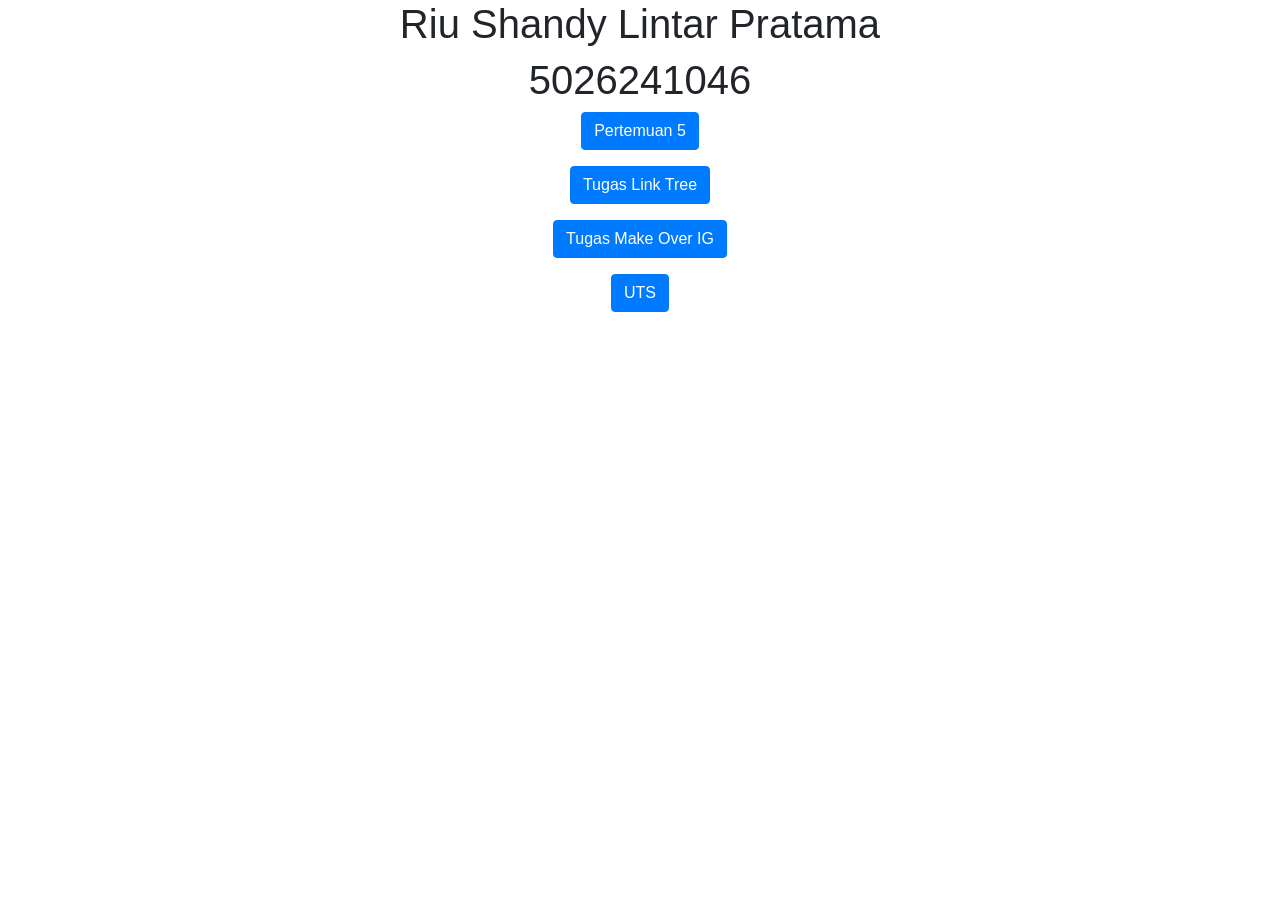
<file: index.html>
<!DOCTYPE html>
<html lang="en">

<head>
    <title>5026241046.</title>
    <meta charset="utf-8">
    <meta name="viewport" content="width=device-width, initial-scale=1">
    <link rel="stylesheet" href="https://cdn.jsdelivr.net/npm/bootstrap@4.6.2/dist/css/bootstrap.min.css">
    <script src="https://cdn.jsdelivr.net/npm/jquery@3.7.1/dist/jquery.slim.min.js"></script>
    <script src="https://cdn.jsdelivr.net/npm/popper.js@1.16.1/dist/umd/popper.min.js"></script>
    <script src="https://cdn.jsdelivr.net/npm/bootstrap@4.6.2/dist/js/bootstrap.bundle.min.js"></script>
</head>

<body>

    <div class="container">
        <center>
            <h1>Riu Shandy Lintar Pratama</h1>
            <h1>5026241046</h1>
            <p><a href="pertemuan5.html" target="_blank"><button class="btn btn-primary">Pertemuan 5</button></a></p>
            <p></p><a href="linktree.html" target="_blank"><button class="btn btn-primary">Tugas Link Tree</button></a></p>
            <p></p><a href="tugas_ets.html" target="_blank"><button class="btn btn-primary">Tugas Make Over IG</button></a></p>
            <p></p><a href="5026241046.html" target="_blank"><button class="btn btn-primary">UTS</button></a><br></p>
        </center>
    
    </div>
</body>

</html>
</file>
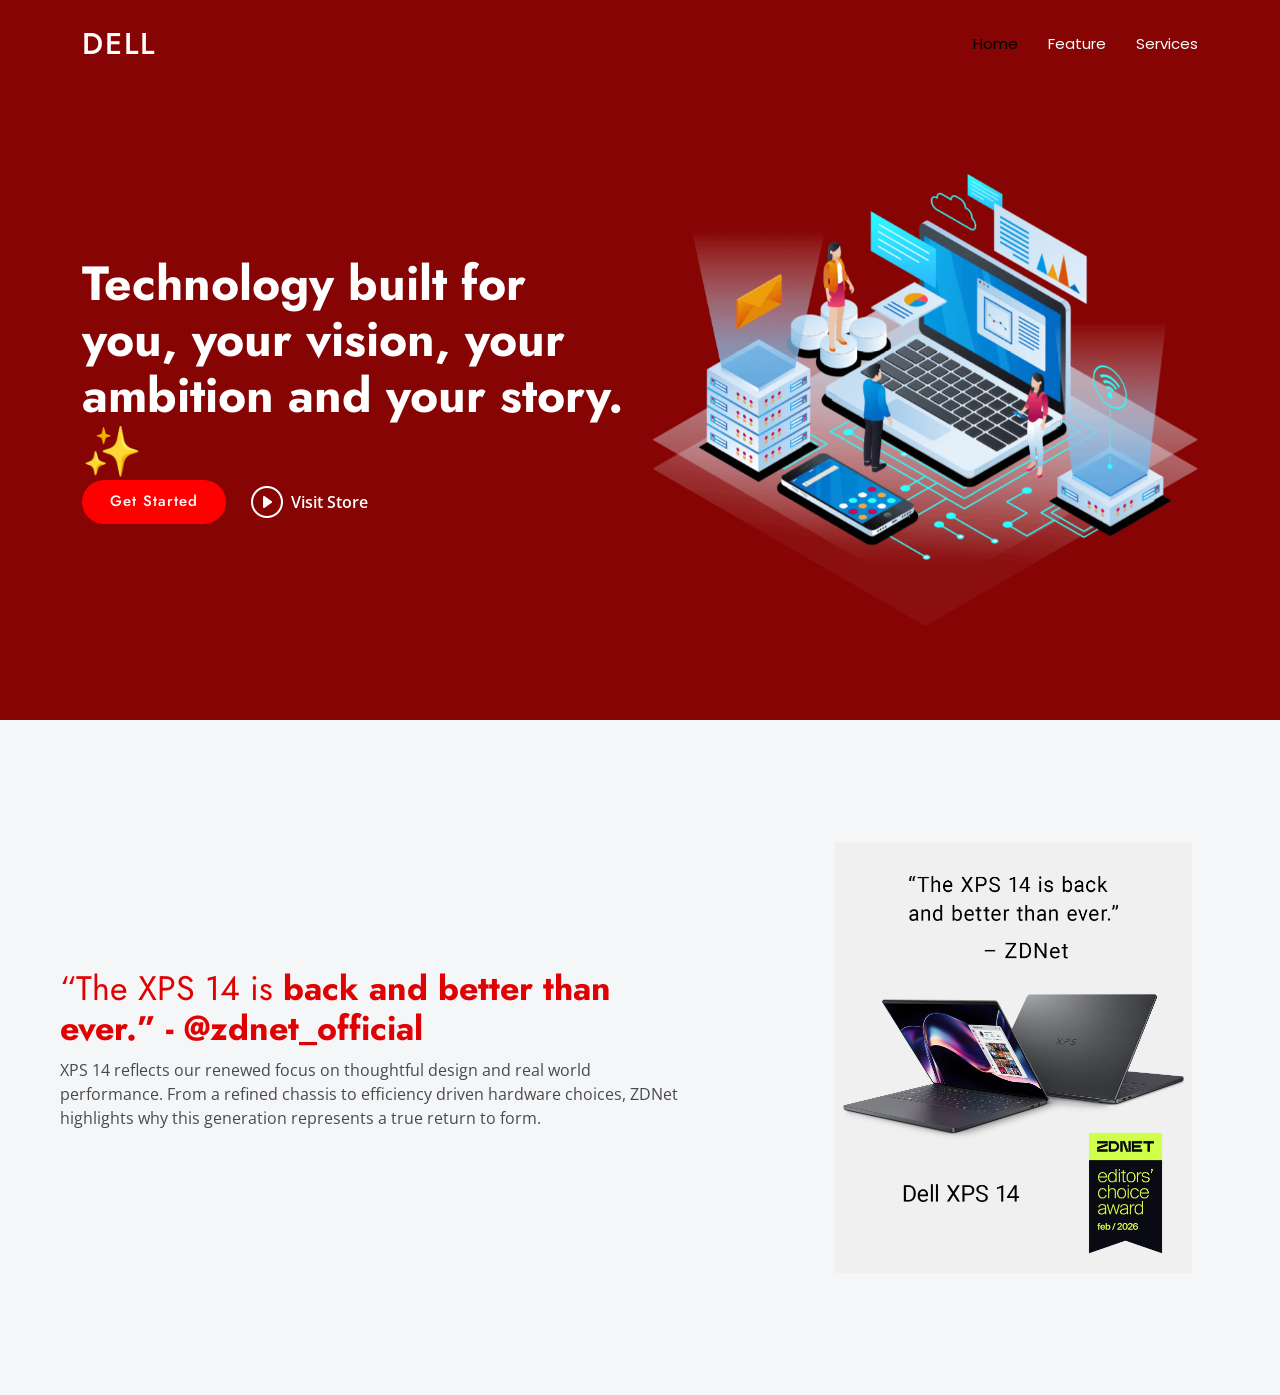
<file: pertemuan5.html>
<!DOCTYPE html>
<html lang="en">

<head>
    <meta charset="utf-8">
    <meta content="width=device-width, initial-scale=1.0" name="viewport">
    <title>DELL</title>
    <meta name="description" content="">
    <meta name="keywords" content="">

    <!-- Favicons -->
    <link href="assets/img/favicon.png" rel="icon">
    <link href="assets/img/apple-touch-icon.png" rel="apple-touch-icon">

    <!-- Fonts -->
    <link href="https://fonts.googleapis.com" rel="preconnect">
    <link href="https://fonts.gstatic.com" rel="preconnect" crossorigin>
    <link
        href="https://fonts.googleapis.com/css2?family=Open+Sans:ital,wght@0,300;0,400;0,500;0,600;0,700;0,800;1,300;1,400;1,500;1,600;1,700;1,800&family=Poppins:ital,wght@0,100;0,200;0,300;0,400;0,500;0,600;0,700;0,800;0,900;1,100;1,200;1,300;1,400;1,500;1,600;1,700;1,800;1,900&family=Jost:ital,wght@0,100;0,200;0,300;0,400;0,500;0,600;0,700;0,800;0,900;1,100;1,200;1,300;1,400;1,500;1,600;1,700;1,800;1,900&display=swap"
        rel="stylesheet">

    <!-- Vendor CSS Files -->
    <link href="assets/vendor/bootstrap/css/bootstrap.min.css" rel="stylesheet">
    <link href="assets/vendor/bootstrap-icons/bootstrap-icons.css" rel="stylesheet">
    <link href="assets/vendor/aos/aos.css" rel="stylesheet">
    <link href="assets/vendor/glightbox/css/glightbox.min.css" rel="stylesheet">
    <link href="assets/vendor/swiper/swiper-bundle.min.css" rel="stylesheet">

    <!-- Main CSS File -->
    <link href="assets/css/main.css" rel="stylesheet">

    <!-- =======================================================
  * Template Name: Arsha
  * Template URL: https://bootstrapmade.com/arsha-free-bootstrap-html-template-corporate/
  * Updated: Feb 22 2025 with Bootstrap v5.3.3
  * Author: BootstrapMade.com
  * License: https://bootstrapmade.com/license/
  ======================================================== -->
</head>

<body class="index-page">

    <header id="header" class="header d-flex align-items-center fixed-top">
        <div class="container-fluid container-xl position-relative d-flex align-items-center">

            <a href="index.html" class="logo d-flex align-items-center me-auto">
                <!-- Uncomment the line below if you also wish to use an image logo -->
                <!-- <img src="assets/img/logo.webp" alt=""> -->
                <h1 class="sitename">DELL</h1>
            </a>

            <nav id="navmenu" class="navmenu">
                <ul>
                    <li><a href="#hero" class="active">Home</a></li>
                    <li><a href="#why-us">Feature</a></li>
                    <li><a href="#services">Services</a></li>
                </ul>
                <i class="mobile-nav-toggle d-xl-none bi bi-list"></i>
            </nav>

        </div>
    </header>

    <main class="main">
        <!-- Hero Section -->
        <section id="hero" class="hero section dark-background">

            <div class="container">
                <div class="row gy-4">
                    <div class="col-lg-6 order-2 order-lg-1 d-flex flex-column justify-content-center"
                        data-aos="zoom-out">
                        <h1>Technology built for you, your vision, your ambition and your story. ✨</h1>
                        <div class="d-flex">
                            <a href="#about" class="btn-get-started">Get Started</a>
                            <a href="visitstore.bio/dell?tab=ig"
                                class="glightbox btn-watch-video d-flex align-items-center"><i
                                    class="bi bi-play-circle"></i><span>Visit Store</span></a>
                        </div>
                    </div>
                    <div class="col-lg-6 order-1 order-lg-2 hero-img" data-aos="zoom-out" data-aos-delay="200">
                        <img src="assets/img/hero-img.png" class="img-fluid animated" alt="">
                    </div>
                </div>
            </div>

        </section><!-- /Hero Section -->

        <!-- Why Us Section -->
        <section id="why-us" class="section why-us light-background" data-builder="section">

            <div class="container-fluid">

                <div class="row gy-4">

                    <div class="col-lg-7 d-flex flex-column justify-content-center order-2 order-lg-1">

                        <div class="content px-xl-5" data-aos="fade-up" data-aos-delay="100">
                            <h3><span>“The XPS 14 is  </span><strong>back and better than ever.” - @zdnet_official</strong></h3>
                            <p>
XPS 14 reflects our renewed focus on thoughtful design and real world performance. From a refined chassis to efficiency driven hardware choices, ZDNet highlights why this generation represents a true return to form.

                            </p>
                        </div>

                    </div>

                    <div class="col-lg-5 order-1 order-lg-2 why-us-img">
                        <img src="assets/img/laptop.png" class="img-fluid" alt="" data-aos="zoom-in"
                            data-aos-delay="100">
                    </div>
                </div>

            </div>

        </section><!-- /Why Us Section -->

    </main>

    <!-- Scroll Top -->
    <a href="#" id="scroll-top" class="scroll-top d-flex align-items-center justify-content-center"><i
            class="bi bi-arrow-up-short"></i></a>

    <!-- Preloader -->
    <div id="preloader"></div>

    <!-- Vendor JS Files -->
    <script src="assets/vendor/bootstrap/js/bootstrap.bundle.min.js"></script>
    <script src="assets/vendor/php-email-form/validate.js"></script>
    <script src="assets/vendor/aos/aos.js"></script>
    <script src="assets/vendor/glightbox/js/glightbox.min.js"></script>
    <script src="assets/vendor/swiper/swiper-bundle.min.js"></script>
    <script src="assets/vendor/waypoints/noframework.waypoints.js"></script>
    <script src="assets/vendor/imagesloaded/imagesloaded.pkgd.min.js"></script>
    <script src="assets/vendor/isotope-layout/isotope.pkgd.min.js"></script>

    <!-- Main JS File -->
    <script src="assets/js/main.js"></script>

</body>

</html>
</file>
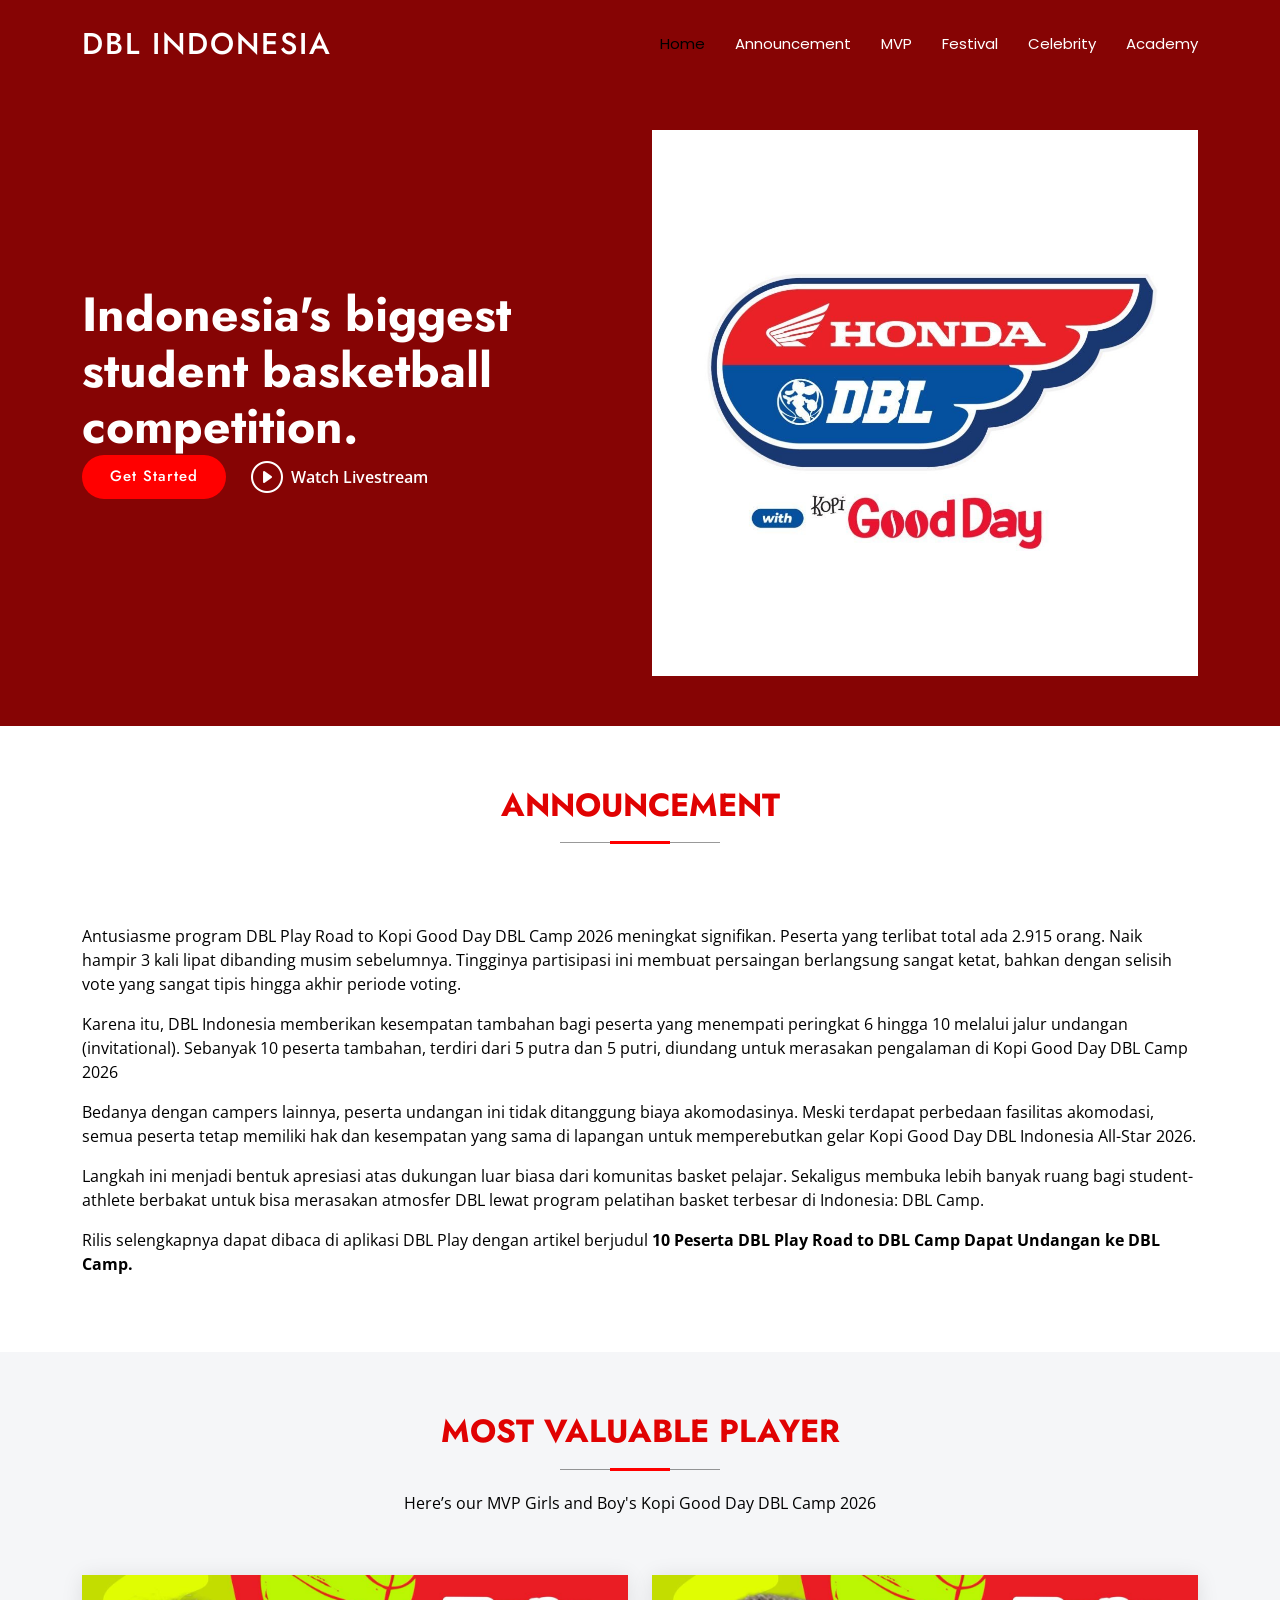
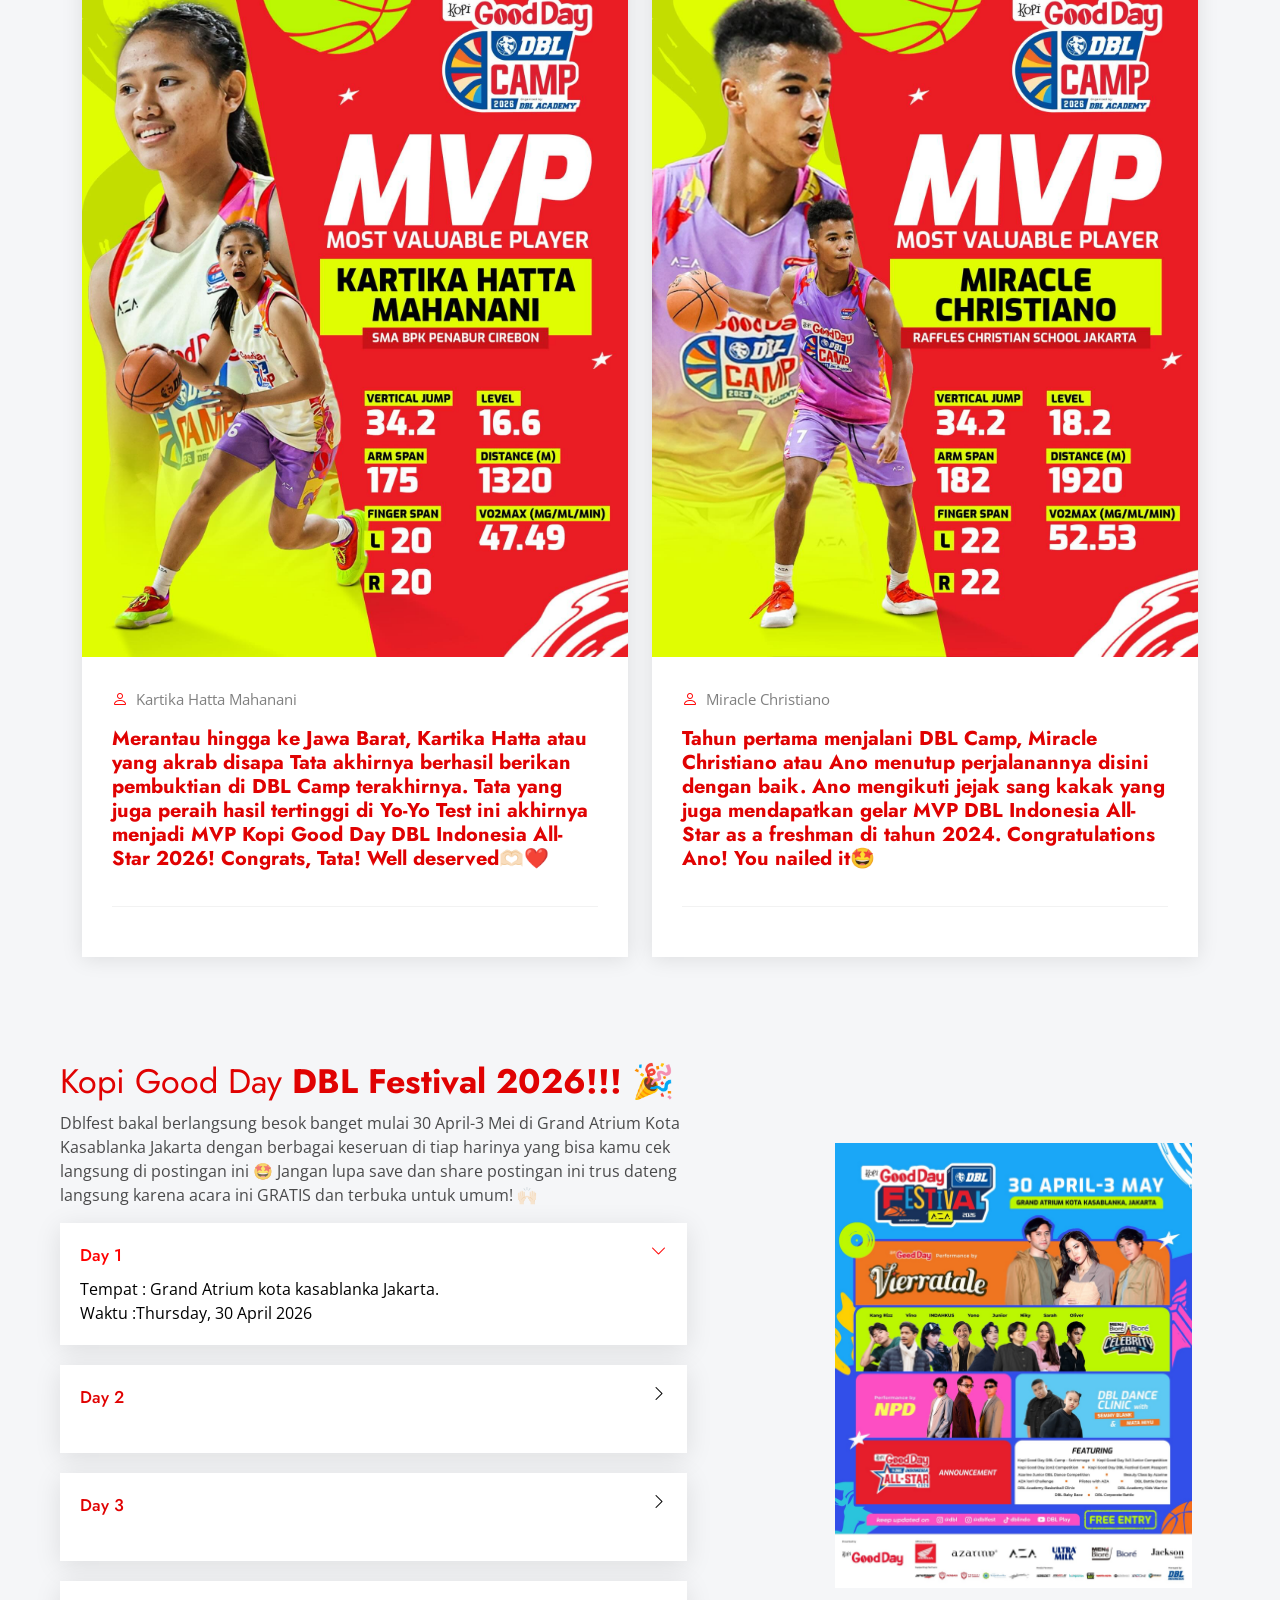
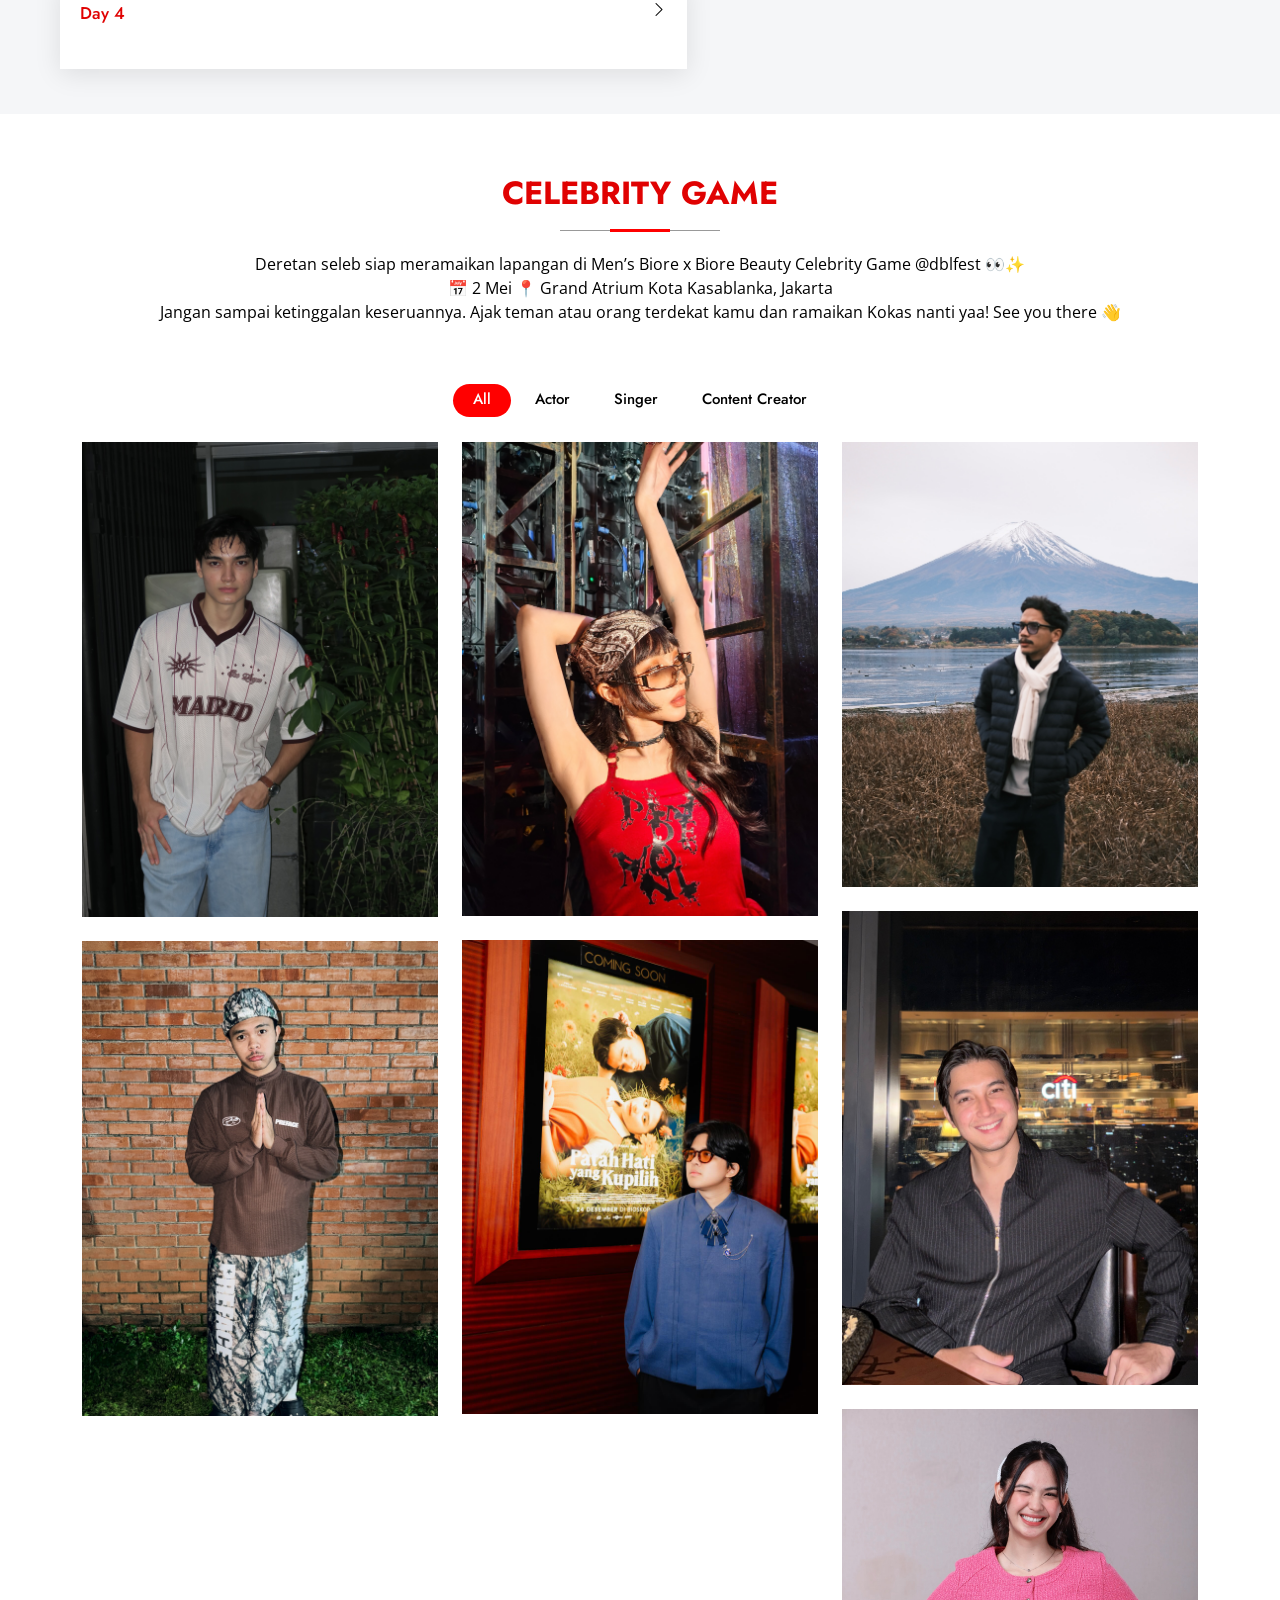
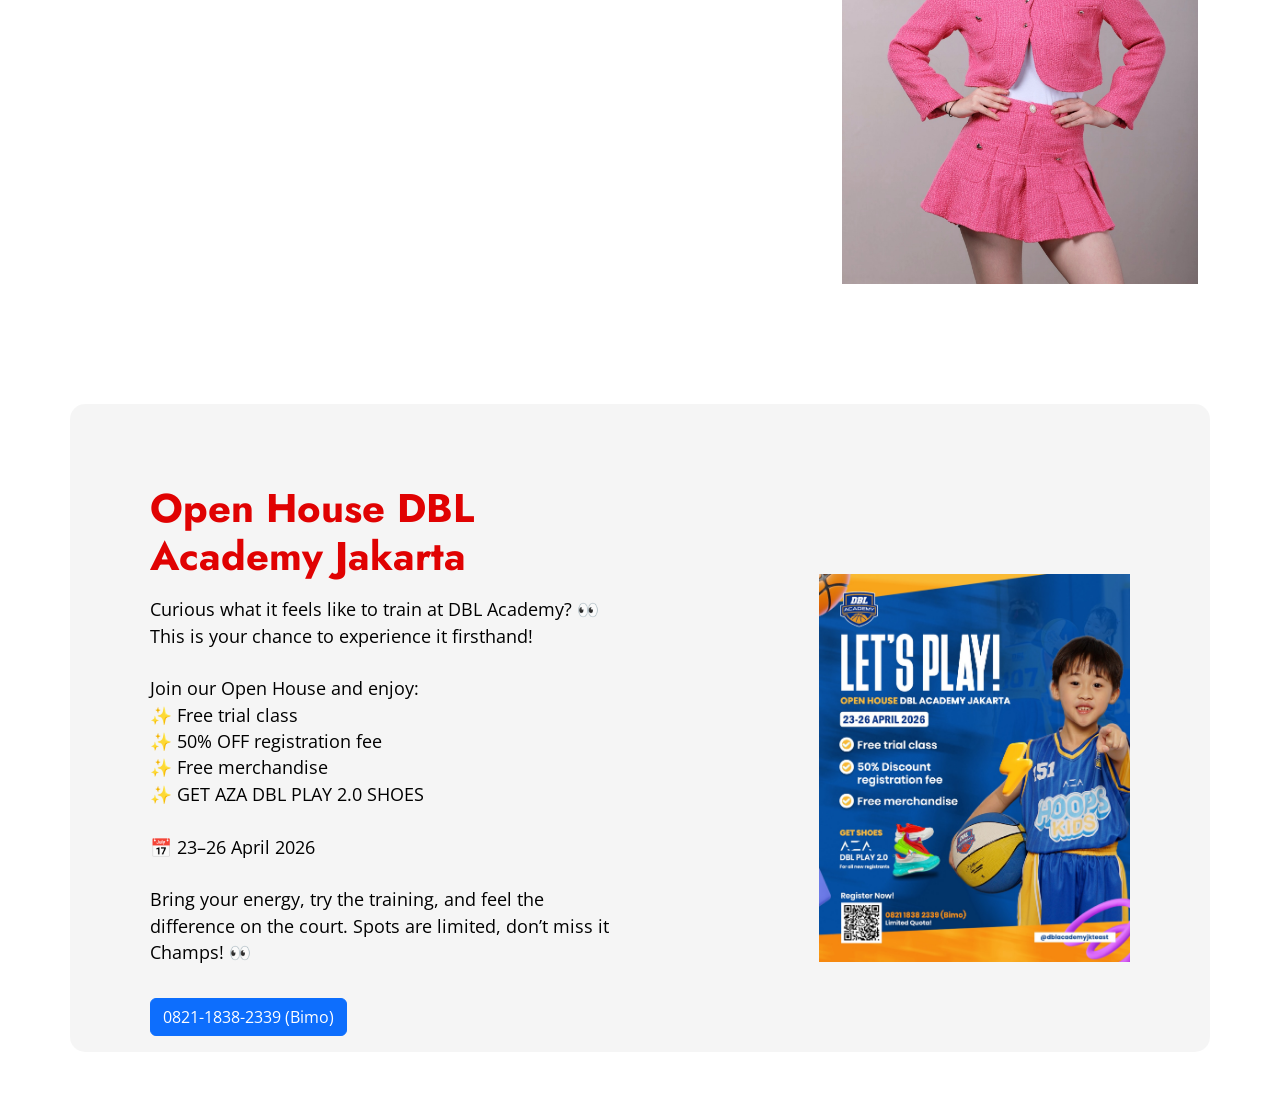
<file: tugas_ets.html>
<!DOCTYPE html>
<html lang="en">

<head>
    <meta charset="utf-8">
    <meta content="width=device-width, initial-scale=1.0" name="viewport">
    <title>Index - Arsha Bootstrap Template</title>
    <meta name="description" content="">
    <meta name="keywords" content="">

    <!-- Favicons -->
    <link href="assets/img/favicon.png" rel="icon">
    <link href="assets/img/apple-touch-icon.png" rel="apple-touch-icon">

    <!-- Fonts -->
    <link href="https://fonts.googleapis.com" rel="preconnect">
    <link href="https://fonts.gstatic.com" rel="preconnect" crossorigin>
    <link
        href="https://fonts.googleapis.com/css2?family=Open+Sans:ital,wght@0,300;0,400;0,500;0,600;0,700;0,800;1,300;1,400;1,500;1,600;1,700;1,800&family=Poppins:ital,wght@0,100;0,200;0,300;0,400;0,500;0,600;0,700;0,800;0,900;1,100;1,200;1,300;1,400;1,500;1,600;1,700;1,800;1,900&family=Jost:ital,wght@0,100;0,200;0,300;0,400;0,500;0,600;0,700;0,800;0,900;1,100;1,200;1,300;1,400;1,500;1,600;1,700;1,800;1,900&display=swap"
        rel="stylesheet">

    <!-- Vendor CSS Files -->
    <link href="assets/vendor/bootstrap/css/bootstrap.min.css" rel="stylesheet">
    <link href="assets/vendor/bootstrap-icons/bootstrap-icons.css" rel="stylesheet">
    <link href="assets/vendor/aos/aos.css" rel="stylesheet">
    <link href="assets/vendor/glightbox/css/glightbox.min.css" rel="stylesheet">
    <link href="assets/vendor/swiper/swiper-bundle.min.css" rel="stylesheet">

    <!-- Main CSS File -->
    <link href="assets/css/main.css" rel="stylesheet">

    <!-- =======================================================
  * Template Name: Arsha
  * Template URL: https://bootstrapmade.com/arsha-free-bootstrap-html-template-corporate/
  * Updated: Feb 22 2025 with Bootstrap v5.3.3
  * Author: BootstrapMade.com
  * License: https://bootstrapmade.com/license/
  ======================================================== -->
</head>

<body class="index-page">
    <!-- Header -->

    <header id="header" class="header d-flex align-items-center fixed-top">
        <div class="container-fluid container-xl position-relative d-flex align-items-center">

            <a href="index.html" class="logo d-flex align-items-center me-auto">
                <!-- Uncomment the line below if you also wish to use an image logo -->
                <!-- <img src="assets/img/logo.webp" alt=""> -->
                <h1 class="sitename">DBL Indonesia</h1>
            </a>

            <nav id="navmenu" class="navmenu">
                <ul>
                    <li><a href="#hero" class="active">Home</a></li>
                    <li><a href="#announcement">Announcement</a></li>
                    <li><a href="#mvp">MVP</a></li>
                    <li><a href="#festival">Festival</a></li>
                    <li><a href="#celebrity">Celebrity</a></li>
                    <li><a href="#academy">Academy</a></li>
                </ul>
        </div>
    </header>

    <main class="main">

        <!-- Hero Section -->
        <section id="hero" class="hero section dark-background">

            <div class="container">
                <div class="row gy-4">
                    <div class="col-lg-6 order-2 order-lg-1 d-flex flex-column justify-content-center"
                        data-aos="zoom-out">
                        <h1>Indonesia's biggest student basketball competition.</h1>
                        <div class="d-flex">
                            <a href="#announcement" class="btn-get-started">Get Started</a>
                            <a href="https://www.youtube.com/DBLTV"
                                class="glightbox btn-watch-video d-flex align-items-center"><i
                                    class="bi bi-play-circle"></i><span>Watch Livestream</span></a>
                        </div>
                    </div>
                    <div class="col-lg-6 order-1 order-lg-2 hero-img" data-aos="zoom-out" data-aos-delay="200">
                        <img src="assets/img/tugasets/360075633_147842734992634_1544792061514167295_n.jpg"
                            class="img-fluid animated" alt="">
                    </div>
                </div>
            </div>

        </section><!-- /Hero Section -->

        <!-- Announcement -->
        <section id="announcement" class="about section">

            <!-- Section Title -->
            <div class="container section-title" data-aos="fade-up">
                <h2>Announcement</h2>
            </div><!-- End Section Title -->

            <div class="container">

                <div class="row gy-4">

                    <div class="col-lg-12 content" data-aos="fade-up" data-aos-delay="100">
                        <p>
                            Antusiasme program DBL Play Road to Kopi Good Day DBL Camp 2026 meningkat signifikan.
                            Peserta yang terlibat total ada 2.915 orang. Naik hampir 3 kali lipat dibanding musim
                            sebelumnya.
                            Tingginya partisipasi ini membuat persaingan
                            berlangsung sangat ketat, bahkan dengan selisih
                            vote yang sangat tipis hingga akhir periode voting.
                        </p>
                        <p> Karena itu, DBL Indonesia memberikan
                        kesempatan tambahan bagi peserta yang
                        menempati peringkat 6 hingga 10 melalui jalur
                        undangan (invitational). Sebanyak 10 peserta
                        tambahan, terdiri dari 5 putra dan 5 putri,
                        diundang untuk merasakan pengalaman di Kopi
                        Good Day DBL Camp 2026</p>
                        <p>Bedanya dengan campers lainnya, peserta
                        undangan ini tidak ditanggung biaya
                        akomodasinya. Meski terdapat perbedaan fasilitas
                        akomodasi, semua peserta tetap memiliki hak dan
                        kesempatan yang sama di lapangan untuk
                        memperebutkan gelar Kopi Good Day DBL
                        Indonesia All-Star 2026.</p>
                        <p> Langkah ini menjadi bentuk apresiasi atas
                        dukungan luar biasa dari komunitas basket pelajar.
                        Sekaligus membuka lebih banyak ruang bagi
                        student-athlete berbakat untuk bisa merasakan
                        atmosfer DBL lewat program pelatihan basket
                        terbesar di Indonesia: DBL Camp.</p>
                        <p>Rilis selengkapnya dapat dibaca di aplikasi DBL
                        Play dengan artikel berjudul <b>10 Peserta DBL Play
                        Road to DBL Camp Dapat Undangan ke DBL Camp.</b></p>
                    </div>


                </div>

            </div>

        </section><!-- /About Section -->


        <!-- MVP -->
        <section id="mvp" class="recent-blog-postst section light-background">

            <!-- Section Title -->
            <div class="container section-title" data-aos="fade-up">
                <h2>MOST VALUABLE PLAYER</h2>
                <p>Here’s our MVP Girls and Boy's Kopi Good Day DBL Camp 2026</p>
            </div><!-- End Section Title -->

            <div class="container">

                <div class="row gy-5">

                    <div class="col-xl-6 col-md-6">
                        <div class="post-item position-relative h-100" data-aos="fade-up" data-aos-delay="100">

                            <div class="post-img position-relative overflow-hidden">
                                <img src="assets/img/tugasets/cewe.jpg" class="img-fluid" alt="">
                            </div>

                            <div class="post-content d-flex flex-column">

                                <div class="meta d-flex align-items-center">
                                    <div class="d-flex align-items-center">
                                        <i class="bi bi-person"></i> <span class="ps-2">Kartika Hatta Mahanani</span>
                                    </div>
                                </div>
                                <p></p>
                                <h3 class="post-title">Merantau hingga ke Jawa Barat, Kartika Hatta atau yang akrab
                                    disapa Tata akhirnya berhasil berikan pembuktian di DBL Camp terakhirnya. Tata yang
                                    juga peraih hasil tertinggi di Yo-Yo Test ini akhirnya menjadi MVP Kopi Good Day DBL
                                    Indonesia All-Star 2026! Congrats, Tata! Well deserved🫶🏻❤️</h3>
                                <hr>

                            </div>

                        </div>
                    </div><!-- End post item -->

                    <div class="col-xl-6 col-md-6">
                        <div class="post-item position-relative h-100" data-aos="fade-up" data-aos-delay="100">

                            <div class="post-img position-relative overflow-hidden">
                                <img src="assets/img/tugasets/cowo.jpg" class="img-fluid" alt="">
                            </div>

                            <div class="post-content d-flex flex-column">

                                <div class="meta d-flex align-items-center">
                                    <div class="d-flex align-items-center">
                                        <i class="bi bi-person"></i> <span class="ps-2">Miracle Christiano</span>
                                    </div>
                                </div>
                                <p></p>
                                <h3 class="post-title">Tahun pertama menjalani DBL Camp, Miracle Christiano atau Ano
                                    menutup perjalanannya disini dengan baik. Ano mengikuti jejak sang kakak yang juga
                                    mendapatkan gelar MVP DBL Indonesia All-Star as a freshman di tahun 2024.
                                    Congratulations Ano! You nailed it🤩</h3>
                                <hr>

                            </div>

                        </div>
                    </div><!-- End post item -->

                </div>

            </div>

        </section><!-- /Recent Blog Postst Section -->

        <!-- Festival -->
        <section id="festival" class="section why-us light-background" data-builder="section">

            <div class="container-fluid">

                <div class="row gy-4">

                    <div class="col-lg-7 d-flex flex-column justify-content-center order-2 order-lg-1">

                        <div class="content px-xl-5" data-aos="fade-up" data-aos-delay="100">
                            <h3><span> Kopi Good Day </span><strong>DBL Festival 2026!!! 🎉</strong></h3>
                            <p>
                                Dblfest bakal berlangsung besok banget mulai 30 April-3 Mei di Grand Atrium Kota
                                Kasablanka Jakarta dengan berbagai keseruan di tiap harinya yang bisa kamu cek langsung
                                di postingan ini 🤩 Jangan lupa save dan share postingan ini trus dateng langsung karena
                                acara ini GRATIS dan terbuka untuk umum! 🙌🏻
                            </p>
                        </div>

                        <div class="faq-container px-xl-5" data-aos="fade-up" data-aos-delay="200">

                            <div class="faq-item faq-active">
                                <h3>Day 1</h3>
                                <div class="faq-content">
                                    <p>Tempat : Grand Atrium kota kasablanka Jakarta.</p>
                                    <p>Waktu :Thursday, 30 April 2026</p>
                                </div>
                                <i class="faq-toggle bi bi-chevron-right"></i>
                            </div><!-- End Faq item-->

                            <div class="faq-item">
                                <h3>Day 2</h3>
                                <div class="faq-content">
                                    <p>Tempat : Grand Atrium kota kasablanka Jakarta.</p>
                                    <p>Waktu :Friday, 1 Mei 2026</p>
                                </div>
                                <i class="faq-toggle bi bi-chevron-right"></i>
                            </div><!-- End Faq item-->

                            <div class="faq-item">
                                <h3>Day 3</h3>
                                <div class="faq-content">
                                    <p>Tempat : Grand Atrium kota kasablanka Jakarta.</p>
                                    <p>Waktu :Saturday, 2 Mei 2026</p>
                                </div>
                                <i class="faq-toggle bi bi-chevron-right"></i>
                            </div><!-- End Faq item-->

                            <div class="faq-item">
                                <h3>Day 4</h3>
                                <div class="faq-content">
                                    <p>Tempat : Grand Atrium kota kasablanka Jakarta.</p>
                                    <p>Waktu :Sunday, 3 Mei 2026</p>
                                </div>
                                <i class="faq-toggle bi bi-chevron-right"></i>
                            </div><!-- End Faq item-->

                        </div>

                    </div>

                    <div class="col-lg-5 order-1 order-lg-2 why-us-img">
                        <img src="assets/img/tugasets/dblday.jpg" class="img-fluid" alt="" data-aos="zoom-in"
                            data-aos-delay="100">
                    </div>
                </div>

            </div>

        </section><!-- /Why Us Section -->

        <!-- Celebrity -->
        <section id="celebrity" class="portfolio section">

            <!-- Section Title -->
            <div class="container section-title" data-aos="fade-up">
                <h2>Celebrity Game</h2>
                <p>Deretan seleb siap meramaikan lapangan di Men’s Biore x Biore Beauty Celebrity Game @dblfest 👀✨
                    <br>📅 2 Mei 📍 Grand Atrium Kota Kasablanka, Jakarta
                    <br>Jangan sampai ketinggalan keseruannya. Ajak teman atau orang terdekat kamu dan ramaikan Kokas
                    nanti
                    yaa! See you there 👋
                </p>
            </div><!-- End Section Title -->

            <div class="container">

                <div class="isotope-layout" data-default-filter="*" data-layout="masonry" data-sort="original-order">

                    <ul class="portfolio-filters isotope-filters" data-aos="fade-up" data-aos-delay="100">
                        <li data-filter="*" class="filter-active">All</li>
                        <li data-filter=".filter-actor">Actor</li>
                        <li data-filter=".filter-singer">Singer</li>
                        <li data-filter=".filter-content">Content Creator</li>
                    </ul><!-- End Portfolio Filters -->

                    <div class="row gy-4 isotope-container" data-aos="fade-up" data-aos-delay="200">

                        <div class="col-lg-4 col-md-6 portfolio-item isotope-item filter-actor">
                            <img src="assets/img/tugasets/oliver.jpg" class="img-fluid" alt="">
                            <div class="portfolio-info">
                                <h4>@olivertheroberts</h4>
                                <p>Actor <br> "Si Bapak Kurma"</p>
                            </div>
                        </div><!-- End Portfolio Item -->

                        <div class="col-lg-4 col-md-6 portfolio-item isotope-item filter-singer">
                            <img src="assets/img/tugasets/indah.jpg" class="img-fluid" alt="">
                            <div class="portfolio-info">
                                <h4>@INDAHKUS</h4>
                                <p>Musician half doctor <br> "Si Multitalenta"</p>
                            </div>
                        </div><!-- End Portfolio Item -->

                        <div class="col-lg-4 col-md-6 portfolio-item isotope-item filter-content">
                            <img src="assets/img/tugasets/arvi.jpg" class="img-fluid" alt="">
                            <div class="portfolio-info">
                                <h4>@arvinorn</h4>
                                <p>Content Creator <br> "Si Gubernur Blok M" </p>
                            </div>
                        </div><!-- End Portfolio Item -->

                        <div class="col-lg-4 col-md-6 portfolio-item isotope-item filter-actor">
                            <img src="assets/img/tugasets/junior.jpg" class="img-fluid" alt="">
                            <div class="portfolio-info">
                                <h4>@juniorroberts</h4>
                                <p>Actor <br> "Si idola ciwi ciwi</p>
                            </div>
                        </div><!-- End Portfolio Item -->

                        <div class="col-lg-4 col-md-6 portfolio-item isotope-item filter-singer">
                            <img src="assets/img/tugasets/niki.jpg" class="img-fluid" alt="">
                            <div class="portfolio-info">
                                <h4>@nikyrputra</h4>
                                <p>Content Creator & Singer <br> "Si tiba-tiba jadi penyanyi bareng NPD"</p>
                            </div>
                        </div><!-- End Portfolio Item -->

                        <div class="col-lg-4 col-md-6 portfolio-item isotope-item filter-content">
                            <img src="assets/img/tugasets/rizki.jpg" class="img-fluid" alt="">
                            <div class="portfolio-info">
                                <h4>@kangrizz01</h4>
                                <p>Content Creator <br> "Si oppa Bandung jagonya salto"</p>
                            </div>
                        </div><!-- End Portfolio Item -->

                        <div class="col-lg-4 col-md-6 portfolio-item isotope-item filter-content">
                            <img src="assets/img/tugasets/sarah.jpg" class="img-fluid" alt="">
                            <div class="portfolio-info">
                                <h4>@akubetsaa</h4>
                                <p>Content Creator <br> "Si nona cantik yang sukanya velocity"</p>
                            </div>
                        </div><!-- End Portfolio Item -->

                    </div><!-- End Portfolio Container -->

                </div>

            </div>

        </section><!-- /Portfolio Section -->

        <!-- Academy -->
        <section id="academy" class="subscribe section">
            <div class="container" data-aos="fade-up" data-aos-delay="100">
                <div class="row gy-4 justify-content-between align-items-center">
                    <div class="col-lg-6">
                        <div class="cta-content" data-aos="fade-up" data-aos-delay="200">
                            <h2>Open House DBL Academy Jakarta</h2>
                            <p>Curious what it feels like to train at DBL Academy? 👀This is your chance to experience
                                it firsthand!
                                <br>
                                <br>Join our Open House and enjoy:
                                <br>✨ Free trial class
                                <br>✨ 50% OFF registration fee
                                <br>✨ Free merchandise
                                <br>✨ GET AZA DBL PLAY 2.0 SHOES
                                <br>
                                <br>📅 23–26 April 2026
                                <br>
                                <br>Bring your energy, try the training, and feel the difference on the court. Spots are
                                limited, don’t miss it Champs! 👀
                            </p>

                            <div class="input-group mb-3">
                                <button class="btn btn-primary" type="submit" id="button-subscribe">0821-1838-2339
                                    (Bimo)</button>
                            </div>


                        </div>
                    </div>
                    <div class="col-lg-4">
                        <div class="cta-image" data-aos="zoom-out" data-aos-delay="200">
                            <img src="assets/img/tugasets/academy.jpg" alt="" class="img-fluid">
                        </div>
                    </div>
                </div>
            </div>
        </section><!-- /Subscribe Section -->


    </main>

    <!-- Scroll Top -->
    <a href="#" id="scroll-top" class="scroll-top d-flex align-items-center justify-content-center"><i
            class="bi bi-arrow-up-short"></i></a>

    <!-- Preloader -->
    <div id="preloader"></div>

    <!-- Vendor JS Files -->
    <script src="assets/vendor/bootstrap/js/bootstrap.bundle.min.js"></script>
    <script src="assets/vendor/php-email-form/validate.js"></script>
    <script src="assets/vendor/aos/aos.js"></script>
    <script src="assets/vendor/glightbox/js/glightbox.min.js"></script>
    <script src="assets/vendor/swiper/swiper-bundle.min.js"></script>
    <script src="assets/vendor/waypoints/noframework.waypoints.js"></script>
    <script src="assets/vendor/imagesloaded/imagesloaded.pkgd.min.js"></script>
    <script src="assets/vendor/isotope-layout/isotope.pkgd.min.js"></script>

    <!-- Main JS File -->
    <script src="assets/js/main.js"></script>

</body>

</html>
</file>
<file: assets/css/main.css>
/**
* Template Name: Arsha
* Template URL: https://bootstrapmade.com/arsha-free-bootstrap-html-template-corporate/
* Updated: Feb 22 2025 with Bootstrap v5.3.3
* Author: BootstrapMade.com
* License: https://bootstrapmade.com/license/
*/

/*--------------------------------------------------------------
# Font & Color Variables
# Help: https://bootstrapmade.com/color-system/
--------------------------------------------------------------*/
/* Fonts */
:root {
  --default-font: "Open Sans",  system-ui, -apple-system, "Segoe UI", Roboto, "Helvetica Neue", Arial, "Noto Sans", "Liberation Sans", sans-serif, "Apple Color Emoji", "Segoe UI Emoji", "Segoe UI Symbol", "Noto Color Emoji";
  --heading-font: "Jost",  sans-serif;
  --nav-font: "Poppins",  sans-serif;
}

/* Global Colors - The following color variables are used throughout the website. Updating them here will change the color scheme of the entire website */
:root { 
  --background-color: #ffffff; /* Background color for the entire website, including individual sections */
  --default-color: #000000; /* Default color used for the majority of the text content across the entire website */
  --heading-color: #e00202; /* Color for headings, subheadings and title throughout the website */
  --accent-color: #ff0000; /* Accent color that represents your brand on the website. It's used for buttons, links, and other elements that need to stand out */
  --surface-color: #ffffff; /* The surface color is used as a background of boxed elements within sections, such as cards, icon boxes, or other elements that require a visual separation from the global background. */
  --contrast-color: #ffffff; /* Contrast color for text, ensuring readability against backgrounds of accent, heading, or default colors. */
}

/* Nav Menu Colors - The following color variables are used specifically for the navigation menu. They are separate from the global colors to allow for more customization options */
:root {
  --nav-color: #ffffff;  /* The default color of the main navmenu links */
  --nav-hover-color: #000000; /* Applied to main navmenu links when they are hovered over or active */
  --nav-mobile-background-color: #ffffff; /* Used as the background color for mobile navigation menu */
  --nav-dropdown-background-color: #ffffff; /* Used as the background color for dropdown items that appear when hovering over primary navigation items */
  --nav-dropdown-color: #000000; /* Used for navigation links of the dropdown items in the navigation menu. */
  --nav-dropdown-hover-color: #ff0000; /* Similar to --nav-hover-color, this color is applied to dropdown navigation links when they are hovered over. */
}

/* Color Presets - These classes override global colors when applied to any section or element, providing reuse of the sam color scheme. */

.light-background {
  --background-color: #f5f6f8;
  --surface-color: #ffffff;
}

.dark-background {
  --background-color: #860404;
  --default-color: #ffffff;
  --heading-color: #ffffff;
  --surface-color: #c23535;
  --contrast-color: #ffffff;
}

/* Smooth scroll */
:root {
  scroll-behavior: smooth;
}

/*--------------------------------------------------------------
# General Styling & Shared Classes
--------------------------------------------------------------*/
body {
  color: var(--default-color);
  background-color: var(--background-color);
  font-family: var(--default-font);
}

a {
  color: var(--accent-color);
  text-decoration: none;
  transition: 0.3s;
}

a:hover {
  color: color-mix(in srgb, var(--accent-color), transparent 25%);
  text-decoration: none;
}

h1,
h2,
h3,
h4,
h5,
h6 {
  color: var(--heading-color);
  font-family: var(--heading-font);
}

/* PHP Email Form Messages
------------------------------*/
.php-email-form .error-message {
  display: none;
  background: #df1529;
  color: #ffffff;
  text-align: left;
  padding: 15px;
  margin-bottom: 24px;
  font-weight: 600;
}

.php-email-form .sent-message {
  display: none;
  color: #ffffff;
  background: #059652;
  text-align: center;
  padding: 15px;
  margin-bottom: 24px;
  font-weight: 600;
}

.php-email-form .loading {
  display: none;
  background: var(--surface-color);
  text-align: center;
  padding: 15px;
  margin-bottom: 24px;
}

.php-email-form .loading:before {
  content: "";
  display: inline-block;
  border-radius: 50%;
  width: 24px;
  height: 24px;
  margin: 0 10px -6px 0;
  border: 3px solid var(--accent-color);
  border-top-color: var(--surface-color);
  animation: php-email-form-loading 1s linear infinite;
}

@keyframes php-email-form-loading {
  0% {
    transform: rotate(0deg);
  }

  100% {
    transform: rotate(360deg);
  }
}

/*--------------------------------------------------------------
# Global Header
--------------------------------------------------------------*/
.header {
  --background-color: #bc2c2c;
  --heading-color: #ffffff;
  color: var(--default-color);
  background-color: var(--background-color);
  padding: 15px 0;
  transition: all 0.5s;
  z-index: 997;
}

.header .logo {
  line-height: 1;
}

.header .logo img {
  max-height: 36px;
  margin-right: 8px;
}

.header .logo h1 {
  font-size: 30px;
  margin: 0;
  font-weight: 500;
  color: var(--heading-color);
  letter-spacing: 2px;
  text-transform: uppercase;
}

.header .btn-getstarted,
.header .btn-getstarted:focus {
  color: var(--contrast-color);
  background: var(--accent-color);
  font-size: 14px;
  padding: 8px 25px;
  margin: 0 0 0 30px;
  border-radius: 50px;
  transition: 0.3s;
}

.header .btn-getstarted:hover,
.header .btn-getstarted:focus:hover {
  color: var(--contrast-color);
  background: color-mix(in srgb, var(--accent-color), transparent 15%);
}

@media (max-width: 1200px) {
  .header .logo {
    order: 1;
  }

  .header .btn-getstarted {
    order: 2;
    margin: 0 15px 0 0;
    padding: 6px 15px;
  }

  .header .navmenu {
    order: 3;
  }
}

/* Index Page Header
------------------------------*/
.index-page .header {
  --background-color: rgba(255, 255, 255, 0);
  --heading-color: #ffffff;
  --nav-color: #ffffff;
}

/* Index Page Header on Scroll
------------------------------*/
.index-page.scrolled .header {
  --background-color: rgba(154, 0, 0, 0.9);
}

/*--------------------------------------------------------------
# Navigation Menu
--------------------------------------------------------------*/
/* Desktop Navigation */
@media (min-width: 1200px) {
  .navmenu {
    padding: 0;
  }

  .navmenu ul {
    margin: 0;
    padding: 0;
    display: flex;
    list-style: none;
    align-items: center;
  }

  .navmenu li {
    position: relative;
  }

  .navmenu a,
  .navmenu a:focus {
    color: var(--nav-color);
    padding: 18px 15px;
    font-size: 15px;
    font-family: var(--nav-font);
    font-weight: 400;
    display: flex;
    align-items: center;
    justify-content: space-between;
    white-space: nowrap;
    transition: 0.3s;
  }

  .navmenu a i,
  .navmenu a:focus i {
    font-size: 12px;
    line-height: 0;
    margin-left: 5px;
    transition: 0.3s;
  }

  .navmenu li:last-child a {
    padding-right: 0;
  }

  .navmenu li:hover>a,
  .navmenu .active,
  .navmenu .active:focus {
    color: var(--nav-hover-color);
  }

  .navmenu .dropdown ul {
    margin: 0;
    padding: 10px 0;
    background: var(--nav-dropdown-background-color);
    display: block;
    position: absolute;
    visibility: hidden;
    left: 14px;
    top: 130%;
    opacity: 0;
    transition: 0.3s;
    border-radius: 4px;
    z-index: 99;
    box-shadow: 0px 0px 30px rgba(0, 0, 0, 0.1);
  }

  .navmenu .dropdown ul li {
    min-width: 200px;
  }

  .navmenu .dropdown ul a {
    padding: 10px 20px;
    font-size: 15px;
    text-transform: none;
    color: var(--nav-dropdown-color);
  }

  .navmenu .dropdown ul a i {
    font-size: 12px;
  }

  .navmenu .dropdown ul a:hover,
  .navmenu .dropdown ul .active:hover,
  .navmenu .dropdown ul li:hover>a {
    color: var(--nav-dropdown-hover-color);
  }

  .navmenu .dropdown:hover>ul {
    opacity: 1;
    top: 100%;
    visibility: visible;
  }

  .navmenu .dropdown .dropdown ul {
    top: 0;
    left: -90%;
    visibility: hidden;
  }

  .navmenu .dropdown .dropdown:hover>ul {
    opacity: 1;
    top: 0;
    left: -100%;
    visibility: visible;
  }

  .navmenu .megamenu {
    position: static;
  }

  .navmenu .megamenu ul {
    margin: 0;
    padding: 10px;
    background: var(--nav-dropdown-background-color);
    box-shadow: 0px 0px 20px rgba(0, 0, 0, 0.1);
    position: absolute;
    top: 130%;
    left: 0;
    right: 0;
    visibility: hidden;
    opacity: 0;
    display: flex;
    transition: 0.3s;
    border-radius: 4px;
    z-index: 99;
  }

  .navmenu .megamenu ul li {
    flex: 1;
  }

  .navmenu .megamenu ul li a,
  .navmenu .megamenu ul li:hover>a {
    padding: 10px 20px;
    font-size: 15px;
    color: var(--nav-dropdown-color);
  }

  .navmenu .megamenu ul li a:hover,
  .navmenu .megamenu ul li .active,
  .navmenu .megamenu ul li .active:hover {
    color: var(--nav-dropdown-hover-color);
  }

  .navmenu .megamenu:hover>ul {
    opacity: 1;
    top: 100%;
    visibility: visible;
  }

  .navmenu .dd-box-shadow {
    box-shadow: 0px 0px 30px rgba(0, 0, 0, 0.1);
  }
}

/* Mobile Navigation */
@media (max-width: 1199px) {
  .mobile-nav-toggle {
    color: var(--nav-color);
    font-size: 28px;
    line-height: 0;
    margin-right: 10px;
    cursor: pointer;
    transition: color 0.3s;
  }

  .navmenu {
    padding: 0;
    z-index: 9997;
  }

  .navmenu ul {
    display: none;
    list-style: none;
    position: absolute;
    inset: 60px 20px 20px 20px;
    padding: 10px 0;
    margin: 0;
    border-radius: 6px;
    background-color: var(--nav-mobile-background-color);
    overflow-y: auto;
    transition: 0.3s;
    z-index: 9998;
    box-shadow: 0px 0px 30px rgba(0, 0, 0, 0.1);
  }

  .navmenu a,
  .navmenu a:focus {
    color: var(--nav-dropdown-color);
    padding: 10px 20px;
    font-family: var(--nav-font);
    font-size: 17px;
    font-weight: 500;
    display: flex;
    align-items: center;
    justify-content: space-between;
    white-space: nowrap;
    transition: 0.3s;
  }

  .navmenu a i,
  .navmenu a:focus i {
    font-size: 12px;
    line-height: 0;
    margin-left: 5px;
    width: 30px;
    height: 30px;
    display: flex;
    align-items: center;
    justify-content: center;
    border-radius: 50%;
    transition: 0.3s;
    background-color: color-mix(in srgb, var(--accent-color), transparent 90%);
  }

  .navmenu a i:hover,
  .navmenu a:focus i:hover {
    background-color: var(--accent-color);
    color: var(--contrast-color);
  }

  .navmenu a:hover,
  .navmenu .active,
  .navmenu .active:focus {
    color: var(--nav-dropdown-hover-color);
  }

  .navmenu .active i,
  .navmenu .active:focus i {
    background-color: var(--accent-color);
    color: var(--contrast-color);
    transform: rotate(180deg);
  }

  .navmenu .dropdown ul {
    position: static;
    display: none;
    z-index: 99;
    padding: 10px 0;
    margin: 10px 20px;
    background-color: var(--nav-dropdown-background-color);
    border: 1px solid color-mix(in srgb, var(--default-color), transparent 90%);
    box-shadow: none;
    transition: all 0.5s ease-in-out;
  }

  .navmenu .dropdown ul ul {
    background-color: rgba(33, 37, 41, 0.1);
  }

  .navmenu .dropdown>.dropdown-active {
    display: block;
    background-color: rgba(33, 37, 41, 0.03);
  }

  .mobile-nav-active {
    overflow: hidden;
  }

  .mobile-nav-active .mobile-nav-toggle {
    color: #fff;
    position: absolute;
    font-size: 32px;
    top: 15px;
    right: 15px;
    margin-right: 0;
    z-index: 9999;
  }

  .mobile-nav-active .navmenu {
    position: fixed;
    overflow: hidden;
    inset: 0;
    background: rgba(33, 37, 41, 0.8);
    transition: 0.3s;
  }

  .mobile-nav-active .navmenu>ul {
    display: block;
  }
}

/*--------------------------------------------------------------
# Global Footer
--------------------------------------------------------------*/
.footer {
  color: var(--default-color);
  background-color: var(--background-color);
  font-size: 14px;
  padding-bottom: 50px;
  position: relative;
}

.footer .footer-newsletter {
  background-color: color-mix(in srgb, var(--heading-color), transparent 95%);
  padding: 50px 0;
}

.footer .footer-newsletter h4 {
  font-size: 24px;
}

.footer .footer-newsletter .newsletter-form {
  margin-top: 30px;
  margin-bottom: 15px;
  padding: 6px 8px;
  position: relative;
  background-color: color-mix(in srgb, var(--background-color), transparent 50%);
  border: 1px solid color-mix(in srgb, var(--default-color), transparent 90%);
  box-shadow: 0px 2px 25px rgba(0, 0, 0, 0.1);
  display: flex;
  transition: 0.3s;
  border-radius: 50px;
}

.footer .footer-newsletter .newsletter-form:focus-within {
  border-color: var(--accent-color);
}

.footer .footer-newsletter .newsletter-form input[type=email] {
  border: 0;
  padding: 4px;
  width: 100%;
  background-color: color-mix(in srgb, var(--background-color), transparent 50%);
  color: var(--default-color);
}

.footer .footer-newsletter .newsletter-form input[type=email]:focus-visible {
  outline: none;
}

.footer .footer-newsletter .newsletter-form input[type=submit] {
  border: 0;
  font-size: 16px;
  padding: 0 20px;
  margin: -7px -8px -7px 0;
  background: var(--accent-color);
  color: var(--contrast-color);
  transition: 0.3s;
  border-radius: 50px;
}

.footer .footer-newsletter .newsletter-form input[type=submit]:hover {
  background: color-mix(in srgb, var(--accent-color), transparent 20%);
}

.footer .footer-top {
  padding-top: 50px;
}

.footer .social-links a {
  display: flex;
  align-items: center;
  justify-content: center;
  width: 40px;
  height: 40px;
  border-radius: 50%;
  border: 1px solid color-mix(in srgb, var(--default-color), transparent 50%);
  font-size: 16px;
  color: color-mix(in srgb, var(--default-color), transparent 20%);
  margin-right: 10px;
  transition: 0.3s;
}

.footer .social-links a:hover {
  color: var(--accent-color);
  border-color: var(--accent-color);
}

.footer h4 {
  font-size: 16px;
  font-weight: bold;
  position: relative;
  padding-bottom: 12px;
}

.footer .footer-links {
  margin-bottom: 30px;
}

.footer .footer-links ul {
  list-style: none;
  padding: 0;
  margin: 0;
}

.footer .footer-links ul i {
  margin-right: 3px;
  font-size: 12px;
  line-height: 0;
  color: var(--accent-color);
}

.footer .footer-links ul li {
  padding: 10px 0;
  display: flex;
  align-items: center;
}

.footer .footer-links ul li:first-child {
  padding-top: 0;
}

.footer .footer-links ul a {
  display: inline-block;
  color: color-mix(in srgb, var(--default-color), transparent 20%);
  line-height: 1;
}

.footer .footer-links ul a:hover {
  color: var(--accent-color);
}

.footer .footer-about a {
  color: var(--heading-color);
  font-size: 28px;
  font-weight: 600;
  text-transform: uppercase;
  font-family: var(--heading-font);
}

.footer .footer-contact p {
  margin-bottom: 5px;
}

.footer .copyright {
  padding-top: 25px;
  padding-bottom: 25px;
  border-top: 1px solid color-mix(in srgb, var(--default-color), transparent 90%);
}

.footer .copyright p {
  margin-bottom: 0;
}

.footer .credits {
  margin-top: 6px;
  font-size: 13px;
}

/*--------------------------------------------------------------
# Preloader
--------------------------------------------------------------*/
#preloader {
  position: fixed;
  inset: 0;
  z-index: 999999;
  overflow: hidden;
  background: var(--background-color);
  transition: all 0.6s ease-out;
}

#preloader:before {
  content: "";
  position: fixed;
  top: calc(50% - 30px);
  left: calc(50% - 30px);
  border: 6px solid #ffffff;
  border-color: var(--accent-color) transparent var(--accent-color) transparent;
  border-radius: 50%;
  width: 60px;
  height: 60px;
  animation: animate-preloader 1.5s linear infinite;
}

@keyframes animate-preloader {
  0% {
    transform: rotate(0deg);
  }

  100% {
    transform: rotate(360deg);
  }
}

/*--------------------------------------------------------------
# Scroll Top Button
--------------------------------------------------------------*/
.scroll-top {
  position: fixed;
  visibility: hidden;
  opacity: 0;
  right: 15px;
  bottom: -15px;
  z-index: 99999;
  background-color: var(--accent-color);
  width: 44px;
  height: 44px;
  border-radius: 50px;
  transition: all 0.4s;
}

.scroll-top i {
  font-size: 24px;
  color: var(--contrast-color);
  line-height: 0;
}

.scroll-top:hover {
  background-color: color-mix(in srgb, var(--accent-color), transparent 20%);
  color: var(--contrast-color);
}

.scroll-top.active {
  visibility: visible;
  opacity: 1;
  bottom: 15px;
}

/*--------------------------------------------------------------
# Disable aos animation delay on mobile devices
--------------------------------------------------------------*/
@media screen and (max-width: 768px) {
  [data-aos-delay] {
    transition-delay: 0 !important;
  }
}

/*--------------------------------------------------------------
# Global Page Titles & Breadcrumbs
--------------------------------------------------------------*/
.page-title {
  --background-color: color-mix(in srgb, var(--default-color), transparent 96%);
  color: var(--default-color);
  background-color: var(--background-color);
  padding: 20px 0;
  position: relative;
}

.page-title h1 {
  font-size: 28px;
  font-weight: 700;
  margin: 0;
}

.page-title .breadcrumbs ol {
  display: flex;
  flex-wrap: wrap;
  list-style: none;
  padding: 0 0 10px 0;
  margin: 0;
  font-size: 14px;
}

.page-title .breadcrumbs ol li+li {
  padding-left: 10px;
}

.page-title .breadcrumbs ol li+li::before {
  content: "/";
  display: inline-block;
  padding-right: 10px;
  color: color-mix(in srgb, var(--default-color), transparent 70%);
}

/*--------------------------------------------------------------
# Global Sections
--------------------------------------------------------------*/
section,
.section {
  color: var(--default-color);
  background-color: var(--background-color);
  padding: 60px 0;
  scroll-margin-top: 88px;
  overflow: clip;
}

@media (max-width: 1199px) {

  section,
  .section {
    scroll-margin-top: 66px;
  }
}

/*--------------------------------------------------------------
# Global Section Titles
--------------------------------------------------------------*/
.section-title {
  text-align: center;
  padding-bottom: 60px;
  position: relative;
}

.section-title h2 {
  font-size: 32px;
  font-weight: 700;
  margin-bottom: 20px;
  padding-bottom: 20px;
  text-transform: uppercase;
  position: relative;
}

.section-title h2:before {
  content: "";
  position: absolute;
  display: block;
  width: 160px;
  height: 1px;
  background: color-mix(in srgb, var(--default-color), transparent 60%);
  left: 0;
  right: 0;
  bottom: 1px;
  margin: auto;
}

.section-title h2::after {
  content: "";
  position: absolute;
  display: block;
  width: 60px;
  height: 3px;
  background: var(--accent-color);
  left: 0;
  right: 0;
  bottom: 0;
  margin: auto;
}

.section-title p {
  margin-bottom: 0;
}

/*--------------------------------------------------------------
# Hero Section
--------------------------------------------------------------*/
.hero {
  width: 100%;
  min-height: 80vh;
  position: relative;
  padding: 120px 0 60px 0;
  display: flex;
  align-items: center;
}

.hero h1 {
  margin: 0;
  font-size: 48px;
  font-weight: 700;
  line-height: 56px;
}

.hero p {
  color: color-mix(in srgb, var(--default-color), transparent 30%);
  margin: 5px 0 30px 0;
  font-size: 22px;
  line-height: 1.3;
  font-weight: 600;
}

.hero .btn-get-started {
  color: var(--contrast-color);
  background: var(--accent-color);
  font-family: var(--heading-font);
  font-weight: 500;
  font-size: 15px;
  letter-spacing: 1px;
  display: inline-block;
  padding: 10px 28px 12px 28px;
  border-radius: 50px;
  transition: 0.5s;
}

.hero .btn-get-started:hover {
  color: var(--contrast-color);
  background: color-mix(in srgb, var(--accent-color), transparent 15%);
}

.hero .btn-watch-video {
  font-size: 16px;
  transition: 0.5s;
  margin-left: 25px;
  color: var(--default-color);
  font-weight: 600;
}

.hero .btn-watch-video i {
  color: var(--contrast-color);
  font-size: 32px;
  transition: 0.3s;
  line-height: 0;
  margin-right: 8px;
}

.hero .btn-watch-video:hover {
  color: var(--accent-color);
}

.hero .btn-watch-video:hover i {
  color: color-mix(in srgb, var(--accent-color), transparent 15%);
}

.hero .animated {
  animation: up-down 2s ease-in-out infinite alternate-reverse both;
}

@media (max-width: 640px) {
  .hero h1 {
    font-size: 28px;
    line-height: 36px;
  }

  .hero p {
    font-size: 18px;
    line-height: 24px;
    margin-bottom: 30px;
  }

  .hero .btn-get-started,
  .hero .btn-watch-video {
    font-size: 13px;
  }
}

@keyframes up-down {
  0% {
    transform: translateY(10px);
  }

  100% {
    transform: translateY(-10px);
  }
}

/*--------------------------------------------------------------
# Clients Section
--------------------------------------------------------------*/
.clients {
  padding: 12px 0;
}

.clients .swiper {
  padding: 10px 0;
}

.clients .swiper-wrapper {
  height: auto;
}

.clients .swiper-slide img {
  transition: 0.3s;
  padding: 0 10px;
}

.clients .swiper-slide img:hover {
  transform: scale(1.1);
}

/*--------------------------------------------------------------
# About Section
--------------------------------------------------------------*/
.about ul {
  list-style: none;
  padding: 0;
}

.about ul li {
  padding-bottom: 5px;
  display: flex;
  align-items: center;
}

.about ul i {
  font-size: 20px;
  padding-right: 4px;
  color: var(--accent-color);
}

.about .read-more {
  color: var(--accent-color);
  font-family: var(--heading-font);
  font-weight: 500;
  font-size: 16px;
  letter-spacing: 1px;
  padding: 8px 28px;
  border-radius: 5px;
  transition: 0.3s;
  display: inline-flex;
  align-items: center;
  justify-content: center;
  border: 2px solid var(--accent-color);
}

.about .read-more i {
  font-size: 18px;
  margin-left: 5px;
  line-height: 0;
  transition: 0.3s;
}

.about .read-more:hover {
  background: var(--accent-color);
  color: var(--contrast-color);
}

.about .read-more:hover i {
  transform: translate(5px, 0);
}

/*--------------------------------------------------------------
# Why Us Section
--------------------------------------------------------------*/
.why-us {
  padding: 30px 0;
}

.why-us .content h3 {
  font-weight: 400;
  font-size: 34px;
}

.why-us .content p {
  color: color-mix(in srgb, var(--default-color), transparent 30%);
}

.why-us .faq-container .faq-item {
  background-color: var(--surface-color);
  position: relative;
  padding: 20px;
  margin-bottom: 20px;
  box-shadow: 0px 5px 25px 0px rgba(0, 0, 0, 0.1);
  overflow: hidden;
}

.why-us .faq-container .faq-item:last-child {
  margin-bottom: 0;
}

.why-us .faq-container .faq-item h3 {
  font-weight: 500;
  font-size: 17px;
  line-height: 24px;
  margin: 0 30px 0 0;
  transition: 0.3s;
  cursor: pointer;
}

.why-us .faq-container .faq-item h3 span {
  color: var(--accent-color);
  padding-right: 5px;
  font-weight: 600;
}

.why-us .faq-container .faq-item h3:hover {
  color: var(--accent-color);
}

.why-us .faq-container .faq-item .faq-content {
  display: grid;
  grid-template-rows: 0fr;
  transition: 0.3s ease-in-out;
  visibility: hidden;
  opacity: 0;
}

.why-us .faq-container .faq-item .faq-content p {
  margin-bottom: 0;
  overflow: hidden;
}

.why-us .faq-container .faq-item .faq-icon {
  position: absolute;
  top: 22px;
  left: 20px;
  font-size: 22px;
  line-height: 0;
  transition: 0.3s;
  color: var(--accent-color);
}

.why-us .faq-container .faq-item .faq-toggle {
  position: absolute;
  top: 20px;
  right: 20px;
  font-size: 16px;
  line-height: 0;
  transition: 0.3s;
  cursor: pointer;
}

.why-us .faq-container .faq-item .faq-toggle:hover {
  color: var(--accent-color);
}

.why-us .faq-container .faq-active h3 {
  color: var(--accent-color);
}

.why-us .faq-container .faq-active .faq-content {
  grid-template-rows: 1fr;
  visibility: visible;
  opacity: 1;
  padding-top: 10px;
}

.why-us .faq-container .faq-active .faq-toggle {
  transform: rotate(90deg);
  color: var(--accent-color);
}

.why-us .why-us-img {
  display: flex;
  align-items: center;
  justify-content: center;
}

.why-us .why-us-img img {
  max-height: 70%;
}

/*--------------------------------------------------------------
# Skills Section
--------------------------------------------------------------*/
.skills .content h3 {
  font-size: 2rem;
  font-weight: 700;
}

.skills .content p {
  color: color-mix(in srgb, var(--default-color), transparent 30%);
}

.skills .content p:last-child {
  margin-bottom: 0;
}

.skills .content ul {
  list-style: none;
  padding: 0;
}

.skills .content ul li {
  padding-bottom: 10px;
}

.skills .progress {
  height: 60px;
  display: block;
  background: none;
  border-radius: 0;
}

.skills .progress .skill {
  color: var(--default-color);
  padding: 0;
  margin: 0 0 6px 0;
  text-transform: uppercase;
  display: block;
  font-weight: 600;
  font-family: var(--heading-font);
}

.skills .progress .skill .val {
  float: right;
  font-style: normal;
}

.skills .progress-bar-wrap {
  background: color-mix(in srgb, var(--heading-color), transparent 90%);
  height: 10px;
}

.skills .progress-bar {
  width: 1px;
  height: 10px;
  transition: 0.9s;
  background-color: var(--heading-color);
}

/*--------------------------------------------------------------
# Services Section
--------------------------------------------------------------*/
.services .service-item {
  background-color: var(--surface-color);
  box-shadow: 0px 5px 90px 0px rgba(0, 0, 0, 0.1);
  padding: 50px 30px;
  transition: all ease-in-out 0.4s;
  height: 100%;
}

.services .service-item .icon {
  margin-bottom: 10px;
}

.services .service-item .icon i {
  color: var(--accent-color);
  font-size: 36px;
  transition: 0.3s;
}

.services .service-item h4 {
  font-weight: 700;
  margin-bottom: 15px;
  font-size: 20px;
}

.services .service-item h4 a {
  color: var(--heading-color);
  transition: ease-in-out 0.3s;
}

.services .service-item p {
  line-height: 24px;
  font-size: 14px;
  margin-bottom: 0;
}

.services .service-item:hover {
  transform: translateY(-10px);
}

.services .service-item:hover h4 a {
  color: var(--accent-color);
}

/*--------------------------------------------------------------
# Work Process Section
--------------------------------------------------------------*/
.work-process .steps-item {
  background: var(--surface-color);
  border-radius: 20px;
  height: 100%;
  transition: all 0.3s ease-in-out;
  box-shadow: 0 5px 20px color-mix(in srgb, var(--default-color), transparent 92%);
}

.work-process .steps-item .steps-image {
  border-radius: 20px 20px 0 0;
  overflow: hidden;
}

.work-process .steps-item:hover {
  transform: translateY(-10px);
  box-shadow: 0 15px 30px color-mix(in srgb, var(--accent-color), transparent 85%);
}

.work-process .steps-item:hover .steps-number {
  background: var(--accent-color);
  color: var(--contrast-color);
}

.work-process .steps-item:hover .steps-image img {
  transform: scale(1.1);
}

.work-process .steps-image {
  position: relative;
  height: 280px;
}

.work-process .steps-image img {
  width: 100%;
  height: 100%;
  object-fit: cover;
  transition: transform 0.6s ease;
}

.work-process .steps-content {
  position: relative;
  padding: 40px 30px 30px;
}

.work-process .steps-content .steps-number {
  position: absolute;
  left: 30px;
  top: -30px;
  width: 60px;
  height: 60px;
  background: var(--accent-color);
  color: var(--contrast-color);
  border-radius: 50%;
  font-family: var(--heading-font);
  font-size: 24px;
  font-weight: 700;
  display: flex;
  align-items: center;
  justify-content: center;
  transition: all 0.3s ease-in-out;
}

.work-process .steps-content h3 {
  font-size: 24px;
  font-weight: 700;
  margin-bottom: 15px;
}

.work-process .steps-content p {
  font-size: 15px;
  color: color-mix(in srgb, var(--default-color), transparent 20%);
  margin-bottom: 25px;
}

.work-process .steps-features .feature-item {
  display: flex;
  align-items: center;
  margin-bottom: 12px;
}

.work-process .steps-features .feature-item:last-child {
  margin-bottom: 0;
}

.work-process .steps-features .feature-item i {
  color: var(--accent-color);
  font-size: 18px;
  margin-right: 10px;
}

.work-process .steps-features .feature-item span {
  font-size: 14px;
  color: color-mix(in srgb, var(--default-color), transparent 15%);
}

@media (max-width: 1199px) {
  .work-process .steps-image {
    height: 240px;
  }

  .work-process .steps-content {
    padding: 35px 25px 25px;
  }

  .work-process .steps-content h3 {
    font-size: 22px;
  }
}

@media (max-width: 991px) {
  .work-process .steps-item {
    margin-bottom: 30px;
  }

  .work-process .steps-image {
    height: 220px;
  }

  .work-process .steps-content {
    padding: 30px 20px 20px;
  }

  .work-process .steps-content .steps-number {
    width: 50px;
    height: 50px;
    font-size: 20px;
    left: 25px;
    top: -25px;
  }

  .work-process .steps-content h3 {
    font-size: 20px;
    margin-bottom: 12px;
  }

  .work-process .steps-content p {
    font-size: 14px;
    margin-bottom: 20px;
  }
}

/*--------------------------------------------------------------
# Call To Action Section
--------------------------------------------------------------*/
.call-to-action {
  padding: 120px 0;
  position: relative;
  clip-path: inset(0);
}

.call-to-action img {
  position: fixed;
  top: 0;
  left: 0;
  display: block;
  width: 100%;
  height: 100%;
  object-fit: cover;
  z-index: 1;
}

.call-to-action:before {
  content: "";
  background: color-mix(in srgb, var(--background-color), transparent 35%);
  position: absolute;
  inset: 0;
  z-index: 2;
}

.call-to-action .container {
  position: relative;
  z-index: 3;
}

.call-to-action h3 {
  color: var(--default-color);
  font-size: 28px;
  font-weight: 700;
}

.call-to-action p {
  color: var(--default-color);
}

.call-to-action .cta-btn {
  font-family: var(--heading-font);
  font-weight: 500;
  font-size: 16px;
  letter-spacing: 1px;
  display: inline-block;
  padding: 12px 40px;
  border-radius: 50px;
  transition: 0.5s;
  margin: 10px;
  border: 2px solid var(--contrast-color);
  color: var(--contrast-color);
}

.call-to-action .cta-btn:hover {
  background: var(--accent-color);
  border: 2px solid var(--accent-color);
}

/*--------------------------------------------------------------
# Portfolio Section
--------------------------------------------------------------*/
.portfolio .portfolio-filters {
  padding: 0;
  margin: 0 auto 20px auto;
  list-style: none;
  text-align: center;
}

.portfolio .portfolio-filters li {
  cursor: pointer;
  display: inline-block;
  padding: 8px 20px 10px 20px;
  margin: 0;
  font-size: 15px;
  font-weight: 500;
  line-height: 1;
  margin-bottom: 5px;
  border-radius: 50px;
  transition: all 0.3s ease-in-out;
  font-family: var(--heading-font);
}

.portfolio .portfolio-filters li:hover,
.portfolio .portfolio-filters li.filter-active {
  color: var(--contrast-color);
  background-color: var(--accent-color);
}

.portfolio .portfolio-filters li:first-child {
  margin-left: 0;
}

.portfolio .portfolio-filters li:last-child {
  margin-right: 0;
}

@media (max-width: 575px) {
  .portfolio .portfolio-filters li {
    font-size: 14px;
    margin: 0 0 10px 0;
  }
}

.portfolio .portfolio-item {
  position: relative;
  overflow: hidden;
}

.portfolio .portfolio-item .portfolio-info {
  opacity: 0;
  position: absolute;
  left: 12px;
  right: 12px;
  bottom: -100%;
  z-index: 3;
  transition: all ease-in-out 0.5s;
  background: color-mix(in srgb, var(--background-color), transparent 10%);
  padding: 15px;
}

.portfolio .portfolio-item .portfolio-info h4 {
  font-size: 18px;
  font-weight: 600;
  padding-right: 50px;
}

.portfolio .portfolio-item .portfolio-info p {
  color: color-mix(in srgb, var(--default-color), transparent 30%);
  font-size: 14px;
  margin-bottom: 0;
  padding-right: 50px;
}

.portfolio .portfolio-item .portfolio-info .preview-link,
.portfolio .portfolio-item .portfolio-info .details-link {
  position: absolute;
  right: 50px;
  font-size: 24px;
  top: calc(50% - 14px);
  color: color-mix(in srgb, var(--default-color), transparent 30%);
  transition: 0.3s;
  line-height: 0;
}

.portfolio .portfolio-item .portfolio-info .preview-link:hover,
.portfolio .portfolio-item .portfolio-info .details-link:hover {
  color: var(--accent-color);
}

.portfolio .portfolio-item .portfolio-info .details-link {
  right: 14px;
  font-size: 28px;
}

.portfolio .portfolio-item:hover .portfolio-info {
  opacity: 1;
  bottom: 0;
}

/*--------------------------------------------------------------
# Team Section
--------------------------------------------------------------*/
.team .team-member {
  background-color: var(--surface-color);
  box-shadow: 0px 2px 15px rgba(0, 0, 0, 0.1);
  position: relative;
  border-radius: 5px;
  transition: 0.5s;
  padding: 30px;
  height: 100%;
}

@media (max-width: 468px) {
  .team .team-member {
    flex-direction: column;
    justify-content: center !important;
    align-items: center !important;
  }
}

.team .team-member .pic {
  overflow: hidden;
  width: 150px;
  border-radius: 50%;
  flex-shrink: 0;
}

.team .team-member .pic img {
  transition: ease-in-out 0.3s;
}

.team .team-member:hover {
  transform: translateY(-10px);
}

.team .team-member .member-info {
  padding-left: 30px;
}

@media (max-width: 468px) {
  .team .team-member .member-info {
    padding: 30px 0 0 0;
    text-align: center;
  }
}

.team .team-member h4 {
  font-weight: 700;
  margin-bottom: 5px;
  font-size: 20px;
}

.team .team-member span {
  display: block;
  font-size: 15px;
  padding-bottom: 10px;
  position: relative;
  font-weight: 500;
}

.team .team-member span::after {
  content: "";
  position: absolute;
  display: block;
  width: 50px;
  height: 1px;
  background: color-mix(in srgb, var(--default-color), transparent 85%);
  bottom: 0;
  left: 0;
}

@media (max-width: 468px) {
  .team .team-member span::after {
    left: calc(50% - 25px);
  }
}

.team .team-member p {
  margin: 10px 0 0 0;
  font-size: 14px;
}

.team .team-member .social {
  margin-top: 12px;
  display: flex;
  align-items: center;
  justify-content: start;
  width: 100%;
}

@media (max-width: 468px) {
  .team .team-member .social {
    justify-content: center;
  }
}

.team .team-member .social a {
  background: color-mix(in srgb, var(--default-color), transparent 94%);
  transition: ease-in-out 0.3s;
  display: flex;
  align-items: center;
  justify-content: center;
  border-radius: 50px;
  width: 36px;
  height: 36px;
}

.team .team-member .social a i {
  color: color-mix(in srgb, var(--default-color), transparent 20%);
  font-size: 16px;
  margin: 0 2px;
}

.team .team-member .social a:hover {
  background: var(--accent-color);
}

.team .team-member .social a:hover i {
  color: var(--contrast-color);
}

.team .team-member .social a+a {
  margin-left: 8px;
}

/*--------------------------------------------------------------
# Pricing Section
--------------------------------------------------------------*/
.pricing .pricing-item {
  background-color: var(--surface-color);
  box-shadow: 0 3px 20px -2px rgba(0, 0, 0, 0.1);
  border-top: 4px solid var(--background-color);
  padding: 60px 40px;
  height: 100%;
  border-radius: 5px;
}

.pricing h3 {
  font-weight: 600;
  margin-bottom: 15px;
  font-size: 20px;
}

.pricing h4 {
  color: var(--accent-color);
  font-size: 48px;
  font-weight: 400;
  font-family: var(--heading-font);
  margin-bottom: 0;
}

.pricing h4 sup {
  font-size: 28px;
}

.pricing h4 span {
  color: color-mix(in srgb, var(--default-color), transparent 50%);
  font-size: 18px;
}

.pricing ul {
  padding: 20px 0;
  list-style: none;
  color: color-mix(in srgb, var(--default-color), transparent 30%);
  text-align: left;
  line-height: 20px;
}

.pricing ul li {
  padding: 10px 0;
  display: flex;
  align-items: center;
}

.pricing ul i {
  color: #059652;
  font-size: 24px;
  padding-right: 3px;
}

.pricing ul .na {
  color: color-mix(in srgb, var(--default-color), transparent 60%);
}

.pricing ul .na i {
  color: color-mix(in srgb, var(--default-color), transparent 60%);
}

.pricing ul .na span {
  text-decoration: line-through;
}

.pricing .buy-btn {
  color: var(--accent-color);
  display: inline-block;
  padding: 8px 35px 10px 35px;
  border-radius: 50px;
  transition: none;
  font-size: 16px;
  font-weight: 500;
  font-family: var(--heading-font);
  transition: 0.3s;
  border: 1px solid var(--accent-color);
}

.pricing .buy-btn:hover {
  background: var(--accent-color);
  color: var(--contrast-color);
}

.pricing .featured {
  border-top-color: var(--accent-color);
}

.pricing .featured .buy-btn {
  background: var(--accent-color);
  color: var(--contrast-color);
}

@media (max-width: 992px) {
  .pricing .box {
    max-width: 60%;
    margin: 0 auto 30px auto;
  }
}

@media (max-width: 767px) {
  .pricing .box {
    max-width: 80%;
    margin: 0 auto 30px auto;
  }
}

@media (max-width: 420px) {
  .pricing .box {
    max-width: 100%;
    margin: 0 auto 30px auto;
  }
}

/*--------------------------------------------------------------
# Testimonials Section
--------------------------------------------------------------*/
.testimonials .section-header {
  margin-bottom: 40px;
}

.testimonials .testimonials-carousel,
.testimonials .testimonials-slider {
  overflow: hidden;
}

.testimonials .testimonial-item {
  text-align: center;
}

.testimonials .testimonial-item .testimonial-img {
  width: 120px;
  border-radius: 50%;
  border: 4px solid var(--background-color);
  margin: 0 auto;
}

.testimonials .testimonial-item h3 {
  font-size: 20px;
  font-weight: bold;
  margin: 10px 0 5px 0;
}

.testimonials .testimonial-item h4 {
  font-size: 14px;
  color: color-mix(in srgb, var(--default-color), transparent 40%);
  margin: 0 0 15px 0;
}

.testimonials .testimonial-item .stars {
  margin-bottom: 15px;
}

.testimonials .testimonial-item .stars i {
  color: #ffc107;
  margin: 0 1px;
}

.testimonials .testimonial-item .quote-icon-left,
.testimonials .testimonial-item .quote-icon-right {
  color: color-mix(in srgb, var(--accent-color), transparent 50%);
  font-size: 26px;
  line-height: 0;
}

.testimonials .testimonial-item .quote-icon-left {
  display: inline-block;
  left: -5px;
  position: relative;
}

.testimonials .testimonial-item .quote-icon-right {
  display: inline-block;
  right: -5px;
  position: relative;
  top: 10px;
  transform: scale(-1, -1);
}

.testimonials .testimonial-item p {
  font-style: italic;
  margin: 0 auto 15px auto;
}

.testimonials .swiper-wrapper {
  height: auto;
}

.testimonials .swiper-pagination {
  margin-top: 20px;
  position: relative;
}

.testimonials .swiper-pagination .swiper-pagination-bullet {
  width: 12px;
  height: 12px;
  opacity: 1;
  background-color: color-mix(in srgb, var(--default-color), transparent 85%);
}

.testimonials .swiper-pagination .swiper-pagination-bullet-active {
  background-color: var(--accent-color);
}

@media (min-width: 992px) {
  .testimonials .testimonial-item p {
    width: 80%;
  }
}

/*--------------------------------------------------------------
# Faq 2 Section
--------------------------------------------------------------*/
.faq-2 .faq-container {
  margin-top: 15px;
}

.faq-2 .faq-container .faq-item {
  background-color: var(--surface-color);
  position: relative;
  padding: 20px;
  margin-bottom: 20px;
  overflow: hidden;
}

.faq-2 .faq-container .faq-item:last-child {
  margin-bottom: 0;
}

.faq-2 .faq-container .faq-item h3 {
  font-weight: 600;
  font-size: 18px;
  line-height: 24px;
  margin: 0 30px 0 32px;
  transition: 0.3s;
  cursor: pointer;
}

.faq-2 .faq-container .faq-item h3 span {
  color: var(--accent-color);
  padding-right: 5px;
}

.faq-2 .faq-container .faq-item h3:hover {
  color: var(--accent-color);
}

.faq-2 .faq-container .faq-item .faq-content {
  display: grid;
  grid-template-rows: 0fr;
  transition: 0.3s ease-in-out;
  visibility: hidden;
  opacity: 0;
}

.faq-2 .faq-container .faq-item .faq-content p {
  margin-bottom: 0;
  overflow: hidden;
}

.faq-2 .faq-container .faq-item .faq-icon {
  position: absolute;
  top: 22px;
  left: 20px;
  font-size: 20px;
  line-height: 0;
  transition: 0.3s;
  color: var(--accent-color);
}

.faq-2 .faq-container .faq-item .faq-toggle {
  position: absolute;
  top: 20px;
  right: 20px;
  font-size: 16px;
  line-height: 0;
  transition: 0.3s;
  cursor: pointer;
}

.faq-2 .faq-container .faq-item .faq-toggle:hover {
  color: var(--accent-color);
}

.faq-2 .faq-container .faq-active h3 {
  color: var(--accent-color);
}

.faq-2 .faq-container .faq-active .faq-content {
  grid-template-rows: 1fr;
  visibility: visible;
  opacity: 1;
  padding-top: 10px;
}

.faq-2 .faq-container .faq-active .faq-toggle {
  transform: rotate(90deg);
  color: var(--accent-color);
}

/*--------------------------------------------------------------
# Subscribe Section
--------------------------------------------------------------*/
.subscribe .container {
  padding: 80px 80px 0 80px;
  background: color-mix(in srgb, var(--default-color), transparent 96%);
  border-radius: 15px;
}

@media (max-width: 992px) {
  .subscribe .container {
    padding: 60px 60px 0 60px;
  }
}

@media (max-width: 575px) {
  .subscribe .container {
    padding: 25px 15px 0 15px;
    border-radius: 0;
  }
}

.subscribe .cta-content h2 {
  font-size: 2.5rem;
  font-weight: 700;
  margin-bottom: 1rem;
}

.subscribe .cta-content p {
  font-size: 1.1rem;
  margin-bottom: 2rem;
}

.subscribe .cta-form .form-control {
  height: 50px;
  border-radius: 25px 0 0 25px;
  border: 1px solid var(--accent-color);
  padding-left: 20px;
}

.subscribe .cta-form .form-control:focus {
  box-shadow: none;
  border-color: var(--accent-color);
}

.subscribe .cta-form .btn {
  height: 50px;
  border-radius: 0 25px 25px 0;
  background-color: var(--accent-color);
  border-color: var(--accent-color);
  color: var(--contrast-color);
  padding: 0 30px;
  font-weight: 600;
  transition: all 0.3s ease;
}

.subscribe .cta-form .btn:hover {
  background-color: color-mix(in srgb, var(--accent-color), black 10%);
  border-color: color-mix(in srgb, var(--accent-color), black 10%);
}

@media (max-width: 575px) {
  .subscribe .cta-form .btn {
    padding: 0 15px;
  }
}

@media (max-width: 991px) {
  .subscribe .cta-content {
    text-align: center;
    margin-bottom: 2rem;
  }

  .subscribe .cta-image {
    text-align: center;
  }
}

/*--------------------------------------------------------------
# Recent Blog Postst Section
--------------------------------------------------------------*/
.recent-blog-postst .post-item {
  background: var(--surface-color);
  box-shadow: 0px 2px 20px rgba(0, 0, 0, 0.1);
  transition: 0.3s;
}

.recent-blog-postst .post-item .post-img img {
  transition: 0.5s;
}

.recent-blog-postst .post-item .post-date {
  position: absolute;
  right: 0;
  bottom: 0;
  background-color: var(--accent-color);
  color: var(--contrast-color);
  text-transform: uppercase;
  font-size: 13px;
  padding: 6px 12px;
  font-weight: 500;
}

.recent-blog-postst .post-item .post-content {
  padding: 30px;
}

.recent-blog-postst .post-item .post-title {
  color: var(--heading-color);
  font-size: 20px;
  font-weight: 700;
  transition: 0.3s;
  margin-bottom: 15px;
}

.recent-blog-postst .post-item .meta i {
  font-size: 16px;
  color: var(--accent-color);
}

.recent-blog-postst .post-item .meta span {
  font-size: 15px;
  color: color-mix(in srgb, var(--default-color), transparent 50%);
}

.recent-blog-postst .post-item hr {
  color: color-mix(in srgb, var(--default-color), transparent 80%);
  margin: 20px 0;
}

.recent-blog-postst .post-item .readmore {
  display: flex;
  align-items: center;
  font-weight: 600;
  line-height: 1;
  transition: 0.3s;
  color: color-mix(in srgb, var(--default-color), transparent 40%);
}

.recent-blog-postst .post-item .readmore i {
  line-height: 0;
  margin-left: 6px;
  font-size: 16px;
}

.recent-blog-postst .post-item:hover .post-title,
.recent-blog-postst .post-item:hover .readmore {
  color: var(--accent-color);
}

.recent-blog-postst .post-item:hover .post-img img {
  transform: scale(1.1);
}

/*--------------------------------------------------------------
# Contact Section
--------------------------------------------------------------*/
.contact .info-wrap {
  background-color: var(--surface-color);
  box-shadow: 0px 0px 20px rgba(0, 0, 0, 0.1);
  border-top: 3px solid var(--accent-color);
  border-bottom: 3px solid var(--accent-color);
  padding: 30px;
  height: 100%;
}

@media (max-width: 575px) {
  .contact .info-wrap {
    padding: 20px;
  }
}

.contact .info-item {
  margin-bottom: 40px;
}

.contact .info-item i {
  font-size: 20px;
  color: var(--accent-color);
  background: color-mix(in srgb, var(--accent-color), transparent 92%);
  width: 44px;
  height: 44px;
  display: flex;
  justify-content: center;
  align-items: center;
  border-radius: 50px;
  transition: all 0.3s ease-in-out;
  margin-right: 15px;
}

.contact .info-item h3 {
  padding: 0;
  font-size: 18px;
  font-weight: 700;
  margin-bottom: 5px;
}

.contact .info-item p {
  padding: 0;
  margin-bottom: 0;
  font-size: 14px;
}

.contact .info-item:hover i {
  background: var(--accent-color);
  color: var(--contrast-color);
}

.contact .php-email-form {
  background-color: var(--surface-color);
  height: 100%;
  padding: 30px;
  border-top: 3px solid var(--accent-color);
  border-bottom: 3px solid var(--accent-color);
  box-shadow: 0px 0px 20px rgba(0, 0, 0, 0.1);
}

@media (max-width: 575px) {
  .contact .php-email-form {
    padding: 20px;
  }
}

.contact .php-email-form input[type=text],
.contact .php-email-form input[type=email],
.contact .php-email-form textarea {
  font-size: 14px;
  padding: 10px 15px;
  box-shadow: none;
  border-radius: 0;
  color: var(--default-color);
  background-color: color-mix(in srgb, var(--background-color), transparent 50%);
  border-color: color-mix(in srgb, var(--default-color), transparent 80%);
}

.contact .php-email-form input[type=text]:focus,
.contact .php-email-form input[type=email]:focus,
.contact .php-email-form textarea:focus {
  border-color: var(--accent-color);
}

.contact .php-email-form input[type=text]::placeholder,
.contact .php-email-form input[type=email]::placeholder,
.contact .php-email-form textarea::placeholder {
  color: color-mix(in srgb, var(--default-color), transparent 70%);
}

.contact .php-email-form button[type=submit] {
  color: var(--contrast-color);
  background: var(--accent-color);
  border: 0;
  padding: 10px 30px;
  transition: 0.4s;
  border-radius: 50px;
}

.contact .php-email-form button[type=submit]:hover {
  background: color-mix(in srgb, var(--accent-color), transparent 25%);
}

/*--------------------------------------------------------------
# Portfolio Details Section
--------------------------------------------------------------*/
.portfolio-details .portfolio-details-slider img {
  width: 100%;
}

.portfolio-details .portfolio-details-slider .swiper-pagination {
  margin-top: 20px;
  position: relative;
}

.portfolio-details .portfolio-details-slider .swiper-pagination .swiper-pagination-bullet {
  width: 12px;
  height: 12px;
  background-color: color-mix(in srgb, var(--default-color), transparent 85%);
  opacity: 1;
}

.portfolio-details .portfolio-details-slider .swiper-pagination .swiper-pagination-bullet-active {
  background-color: var(--accent-color);
}

.portfolio-details .portfolio-info {
  background-color: var(--surface-color);
  padding: 30px;
  box-shadow: 0px 0 30px rgba(0, 0, 0, 0.1);
}

.portfolio-details .portfolio-info h3 {
  font-size: 22px;
  font-weight: 700;
  margin-bottom: 20px;
  padding-bottom: 20px;
  border-bottom: 1px solid color-mix(in srgb, var(--default-color), transparent 85%);
}

.portfolio-details .portfolio-info ul {
  list-style: none;
  padding: 0;
  font-size: 15px;
}

.portfolio-details .portfolio-info ul li+li {
  margin-top: 10px;
}

.portfolio-details .portfolio-description {
  padding-top: 30px;
}

.portfolio-details .portfolio-description h2 {
  font-size: 26px;
  font-weight: 700;
  margin-bottom: 20px;
}

.portfolio-details .portfolio-description p {
  padding: 0;
  color: color-mix(in srgb, var(--default-color), transparent 30%);
}

/*--------------------------------------------------------------
# Service Details Section
--------------------------------------------------------------*/
.service-details .services-list {
  background-color: var(--surface-color);
  padding: 10px 30px;
  border: 1px solid color-mix(in srgb, var(--default-color), transparent 90%);
  margin-bottom: 20px;
}

.service-details .services-list a {
  display: block;
  line-height: 1;
  padding: 8px 0 8px 15px;
  border-left: 3px solid color-mix(in srgb, var(--default-color), transparent 70%);
  margin: 20px 0;
  color: color-mix(in srgb, var(--default-color), transparent 20%);
  transition: 0.3s;
}

.service-details .services-list a.active {
  color: var(--heading-color);
  font-weight: 700;
  border-color: var(--accent-color);
}

.service-details .services-list a:hover {
  border-color: var(--accent-color);
}

.service-details .services-img {
  margin-bottom: 20px;
}

.service-details h3 {
  font-size: 26px;
  font-weight: 700;
}

.service-details h4 {
  font-size: 20px;
  font-weight: 700;
}

.service-details p {
  font-size: 15px;
}

.service-details ul {
  list-style: none;
  padding: 0;
  font-size: 15px;
}

.service-details ul li {
  padding: 5px 0;
  display: flex;
  align-items: center;
}

.service-details ul i {
  font-size: 20px;
  margin-right: 8px;
  color: var(--accent-color);
}

/*--------------------------------------------------------------
# Blog Posts Section
--------------------------------------------------------------*/
.blog-posts article {
  background-color: var(--surface-color);
  box-shadow: 0 4px 16px rgba(0, 0, 0, 0.1);
  padding: 30px;
  height: 100%;
}

.blog-posts .post-img {
  max-height: 440px;
  margin: -30px -30px 0 -30px;
  overflow: hidden;
}

.blog-posts .title {
  font-size: 24px;
  font-weight: 700;
  padding: 0;
  margin: 30px 0;
}

.blog-posts .title a {
  color: var(--heading-color);
  transition: 0.3s;
}

.blog-posts .title a:hover {
  color: var(--accent-color);
}

.blog-posts .meta-top {
  margin-top: 20px;
  color: color-mix(in srgb, var(--default-color), transparent 40%);
}

.blog-posts .meta-top ul {
  display: flex;
  flex-wrap: wrap;
  list-style: none;
  align-items: center;
  padding: 0;
  margin: 0;
}

.blog-posts .meta-top ul li+li {
  padding-left: 20px;
}

.blog-posts .meta-top i {
  font-size: 16px;
  margin-right: 8px;
  line-height: 0;
  color: color-mix(in srgb, var(--default-color), transparent 20%);
}

.blog-posts .meta-top a {
  color: color-mix(in srgb, var(--default-color), transparent 40%);
  font-size: 14px;
  display: inline-block;
  line-height: 1;
}

.blog-posts .content {
  margin-top: 20px;
}

.blog-posts .content .read-more {
  text-align: right;
}

.blog-posts .content .read-more a {
  background: var(--accent-color);
  color: var(--contrast-color);
  display: inline-block;
  padding: 8px 30px;
  transition: 0.3s;
  font-size: 14px;
  border-radius: 4px;
}

.blog-posts .content .read-more a:hover {
  background: color-mix(in srgb, var(--accent-color), transparent 20%);
}

/*--------------------------------------------------------------
# Pagination 2 Section
--------------------------------------------------------------*/
.pagination-2 {
  padding-top: 0;
  color: color-mix(in srgb, var(--default-color), transparent 40%);
}

.pagination-2 ul {
  display: flex;
  padding: 0;
  margin: 0;
  list-style: none;
}

.pagination-2 li {
  margin: 0 5px;
  transition: 0.3s;
}

.pagination-2 li a {
  color: color-mix(in srgb, var(--default-color), transparent 40%);
  padding: 7px 16px;
  display: flex;
  align-items: center;
  justify-content: center;
}

.pagination-2 li a.active,
.pagination-2 li a:hover {
  background: var(--accent-color);
  color: var(--contrast-color);
}

.pagination-2 li a.active a,
.pagination-2 li a:hover a {
  color: var(--contrast-color);
}

/*--------------------------------------------------------------
# Blog Details Section
--------------------------------------------------------------*/
.blog-details {
  max-width: 1000px;
  margin: 0 auto;
}

.blog-details .hero-img {
  position: relative;
  width: 100%;
  height: 500px;
  margin: 0 auto 3rem;
  border-radius: 16px;
  overflow: hidden;
}

.blog-details .hero-img img {
  width: 100%;
  height: 100%;
  object-fit: cover;
}

.blog-details .hero-img .meta-overlay {
  position: absolute;
  bottom: 0;
  left: 0;
  right: 0;
  padding: 2rem;
  background: linear-gradient(to top, rgba(0, 0, 0, 0.7), transparent);
}

.blog-details .hero-img .meta-overlay .meta-categories .category {
  color: var(--contrast-color);
  background-color: var(--accent-color);
  padding: 0.4rem 1rem;
  border-radius: 30px;
  font-size: 0.9rem;
  text-decoration: none;
  transition: all 0.3s ease;
}

.blog-details .hero-img .meta-overlay .meta-categories .category:hover {
  background-color: color-mix(in srgb, var(--accent-color), transparent 15%);
}

.blog-details .hero-img .meta-overlay .meta-categories .divider {
  color: var(--contrast-color);
  margin: 0 0.75rem;
}

.blog-details .hero-img .meta-overlay .meta-categories .reading-time {
  color: var(--contrast-color);
  font-size: 0.9rem;
}

.blog-details .hero-img .meta-overlay .meta-categories .reading-time i {
  margin-right: 0.3rem;
}

@media (max-width: 768px) {
  .blog-details .hero-img {
    height: 350px;
    margin-top: -30px;
    margin-bottom: 2rem;
  }
}

.blog-details .article-content {
  padding: 0 1rem;
}

.blog-details .article-content .content-header {
  margin-bottom: 3rem;
}

.blog-details .article-content .content-header .title {
  font-size: 2.8rem;
  line-height: 1.2;
  margin-bottom: 2rem;
  font-weight: 700;
  color: var(--heading-color);
}

@media (max-width: 768px) {
  .blog-details .article-content .content-header .title {
    font-size: 2rem;
  }
}

.blog-details .article-content .content-header .author-info {
  display: flex;
  justify-content: space-between;
  align-items: center;
  flex-wrap: wrap;
  gap: 1rem;
  padding-bottom: 2rem;
  border-bottom: 1px solid color-mix(in srgb, var(--default-color), transparent 90%);
}

.blog-details .article-content .content-header .author-info .author-details {
  display: flex;
  align-items: center;
  gap: 1rem;
}

.blog-details .article-content .content-header .author-info .author-details .author-img {
  width: 50px;
  height: 50px;
  border-radius: 50%;
  object-fit: cover;
}

.blog-details .article-content .content-header .author-info .author-details .info h4 {
  margin: 0;
  font-size: 1.1rem;
  color: var(--heading-color);
}

.blog-details .article-content .content-header .author-info .author-details .info .role {
  font-size: 0.9rem;
  color: color-mix(in srgb, var(--default-color), transparent 30%);
}

.blog-details .article-content .content-header .author-info .post-meta {
  color: color-mix(in srgb, var(--default-color), transparent 30%);
  font-size: 0.95rem;
}

.blog-details .article-content .content-header .author-info .post-meta i {
  margin-right: 0.3rem;
}

.blog-details .article-content .content-header .author-info .post-meta .divider {
  margin: 0 0.75rem;
}

.blog-details .article-content .content {
  font-size: 1.15rem;
  line-height: 1.8;
  color: color-mix(in srgb, var(--default-color), transparent 10%);
}

.blog-details .article-content .content .lead {
  font-size: 1.3rem;
  color: var(--heading-color);
  margin-bottom: 2rem;
  font-weight: 500;
}

.blog-details .article-content .content h2 {
  font-size: 2rem;
  color: var(--heading-color);
  margin: 3rem 0 1.5rem;
}

.blog-details .article-content .content p {
  margin-bottom: 1.5rem;
}

.blog-details .article-content .content ul {
  margin-bottom: 2rem;
  padding-left: 1.2rem;
}

.blog-details .article-content .content ul li {
  margin-bottom: 0.75rem;
  position: relative;
}

.blog-details .article-content .content .content-image {
  margin: 2.5rem 0;
  border-radius: 12px;
  overflow: hidden;
  box-shadow: 0 5px 15px rgba(0, 0, 0, 0.08);
}

.blog-details .article-content .content .content-image.right-aligned {
  float: right;
  max-width: 450px;
  margin: 1rem 0 2rem 2rem;
}

@media (max-width: 768px) {
  .blog-details .article-content .content .content-image.right-aligned {
    float: none;
    max-width: 100%;
    margin: 2rem 0;
  }
}

.blog-details .article-content .content .content-image img {
  width: 100%;
  height: auto;
}

.blog-details .article-content .content .content-image figcaption {
  padding: 1rem;
  text-align: center;
  font-size: 0.9rem;
  color: color-mix(in srgb, var(--default-color), transparent 30%);
  background-color: color-mix(in srgb, var(--surface-color), transparent 50%);
}

.blog-details .article-content .content .highlight-box {
  background: color-mix(in srgb, var(--accent-color), transparent 95%);
  border-radius: 12px;
  padding: 2rem;
  margin: 2.5rem 0;
}

.blog-details .article-content .content .highlight-box h3 {
  color: var(--heading-color);
  margin-bottom: 1.5rem;
  font-size: 1.5rem;
}

.blog-details .article-content .content .highlight-box .trend-list {
  list-style: none;
  padding: 0;
  margin: 0;
}

.blog-details .article-content .content .highlight-box .trend-list li {
  display: flex;
  align-items: center;
  margin-bottom: 1rem;
  padding: 0.5rem 0;
}

.blog-details .article-content .content .highlight-box .trend-list li i {
  color: var(--accent-color);
  font-size: 1.5rem;
  margin-right: 1rem;
}

.blog-details .article-content .content .highlight-box .trend-list li span {
  color: var(--heading-color);
  font-weight: 500;
}

.blog-details .article-content .content .content-grid {
  margin: 3rem 0;
}

.blog-details .article-content .content .content-grid .info-card {
  background: var(--surface-color);
  border-radius: 12px;
  padding: 2rem;
  height: 100%;
  box-shadow: 0 3px 10px rgba(0, 0, 0, 0.05);
  transition: transform 0.3s ease;
}

.blog-details .article-content .content .content-grid .info-card:hover {
  transform: translateY(-5px);
}

.blog-details .article-content .content .content-grid .info-card i {
  font-size: 2rem;
  color: var(--accent-color);
  margin-bottom: 1rem;
}

.blog-details .article-content .content .content-grid .info-card h4 {
  color: var(--heading-color);
  margin-bottom: 1rem;
  font-size: 1.3rem;
}

.blog-details .article-content .content .content-grid .info-card p {
  margin: 0;
  font-size: 1rem;
  line-height: 1.6;
}

.blog-details .article-content .content blockquote {
  position: relative;
  margin: 3rem 0;
  padding: 2rem 3rem;
  background: var(--surface-color);
  border-radius: 12px;
  box-shadow: 0 3px 15px rgba(0, 0, 0, 0.05);
}

.blog-details .article-content .content blockquote::before {
  content: '"';
  position: absolute;
  top: -20px;
  left: 20px;
  font-size: 8rem;
  color: color-mix(in srgb, var(--accent-color), transparent 85%);
  font-family: serif;
  line-height: 1;
}

.blog-details .article-content .content blockquote p {
  font-size: 1.3rem;
  font-style: italic;
  color: var(--heading-color);
  margin: 0 0 1rem;
  position: relative;
}

.blog-details .article-content .content blockquote cite {
  font-style: normal;
  color: color-mix(in srgb, var(--default-color), transparent 30%);
  font-size: 0.95rem;
  display: block;
}

.blog-details .article-content .meta-bottom {
  margin-top: 4rem;
  padding-top: 2rem;
  border-top: 1px solid color-mix(in srgb, var(--default-color), transparent 90%);
  display: grid;
  gap: 2rem;
}

.blog-details .article-content .meta-bottom h4 {
  color: var(--heading-color);
  font-size: 1.1rem;
  margin-bottom: 1rem;
}

.blog-details .article-content .meta-bottom .tags {
  display: flex;
  flex-wrap: wrap;
  gap: 0.5rem;
}

.blog-details .article-content .meta-bottom .tags .tag {
  background: color-mix(in srgb, var(--accent-color), transparent 90%);
  color: var(--accent-color);
  padding: 0.5rem 1rem;
  border-radius: 30px;
  font-size: 0.9rem;
  text-decoration: none;
  transition: all 0.3s ease;
}

.blog-details .article-content .meta-bottom .tags .tag:hover {
  background: var(--accent-color);
  color: var(--contrast-color);
}

.blog-details .article-content .meta-bottom .social-links {
  display: flex;
  gap: 1rem;
}

.blog-details .article-content .meta-bottom .social-links a {
  display: flex;
  align-items: center;
  justify-content: center;
  width: 40px;
  height: 40px;
  border-radius: 50%;
  background: color-mix(in srgb, var(--accent-color), transparent 90%);
  color: var(--accent-color);
  transition: all 0.3s ease;
}

.blog-details .article-content .meta-bottom .social-links a:hover {
  background: var(--accent-color);
  color: var(--contrast-color);
  transform: translateY(-2px);
}

.blog-details .article-content .meta-bottom .social-links a i {
  font-size: 1.2rem;
}

/*--------------------------------------------------------------
# Blog Comments Section
--------------------------------------------------------------*/
.blog-comments {
  padding: 20px 0;
}

.blog-comments .comments-header {
  display: flex;
  align-items: center;
  justify-content: space-between;
  margin-bottom: 40px;
  padding-bottom: 20px;
  border-bottom: 1px solid color-mix(in srgb, var(--default-color), transparent 92%);
}

.blog-comments .comments-header .title {
  color: var(--heading-color);
  font-size: 32px;
  font-weight: 700;
  font-family: var(--heading-font);
  margin: 0;
}

.blog-comments .comments-header .comments-stats {
  background: color-mix(in srgb, var(--default-color), transparent 95%);
  padding: 8px 20px;
  border-radius: 30px;
  display: flex;
  align-items: center;
  gap: 8px;
}

.blog-comments .comments-header .comments-stats .count {
  font-size: 18px;
  font-weight: 700;
}

.blog-comments .comments-header .comments-stats .label {
  font-size: 14px;
  text-transform: uppercase;
  letter-spacing: 0.5px;
}

.blog-comments .comments-container {
  display: flex;
  flex-direction: column;
  gap: 40px;
}

.blog-comments .comment-thread {
  position: relative;
}

.blog-comments .comment-thread:not(:last-child)::after {
  content: "";
  position: absolute;
  left: 25px;
  top: 80px;
  bottom: 0;
  width: 2px;
  background: linear-gradient(to bottom, color-mix(in srgb, var(--accent-color), transparent 40%), color-mix(in srgb, var(--accent-color), transparent 90%));
  z-index: 0;
}

@media (min-width: 768px) {
  .blog-comments .comment-thread:not(:last-child)::after {
    left: 35px;
  }
}

.blog-comments .comment-box {
  position: relative;
  transition: all 0.3s ease;
}

.blog-comments .comment-box.reply {
  margin-left: 50px;
  margin-top: 25px;
}

@media (min-width: 768px) {
  .blog-comments .comment-box.reply {
    margin-left: 70px;
  }
}

.blog-comments .comment-wrapper {
  display: flex;
  gap: 20px;
  position: relative;
}

.blog-comments .avatar-wrapper {
  position: relative;
  flex-shrink: 0;
}

.blog-comments .avatar-wrapper img {
  width: 50px;
  height: 50px;
  border-radius: 15px;
  object-fit: cover;
  border: 3px solid var(--surface-color);
  box-shadow: 0 3px 15px rgba(0, 0, 0, 0.05);
  transition: transform 0.3s ease;
}

@media (min-width: 768px) {
  .blog-comments .avatar-wrapper img {
    width: 70px;
    height: 70px;
  }
}

.blog-comments .avatar-wrapper img:hover {
  transform: scale(1.05);
}

.blog-comments .avatar-wrapper .status-indicator {
  position: absolute;
  bottom: -2px;
  right: -2px;
  width: 12px;
  height: 12px;
  border-radius: 50%;
  background-color: #4CAF50;
  border: 2px solid var(--surface-color);
  z-index: 1;
}

.blog-comments .comment-content {
  flex: 1;
  background-color: var(--surface-color);
  border-radius: 20px;
  padding: 25px;
  box-shadow: 0 3px 15px rgba(0, 0, 0, 0.03);
  transition: all 0.3s ease;
}

.blog-comments .comment-content:hover {
  transform: translateY(-2px);
  box-shadow: 0 5px 25px rgba(0, 0, 0, 0.05);
}

.blog-comments .comment-header {
  display: flex;
  justify-content: space-between;
  align-items: flex-start;
  margin-bottom: 15px;
}

.blog-comments .comment-header .user-info h4 {
  color: var(--heading-color);
  font-size: 18px;
  font-weight: 600;
  margin: 0 0 5px;
}

.blog-comments .comment-header .user-info .time-badge {
  display: flex;
  align-items: center;
  gap: 5px;
  font-size: 14px;
  color: color-mix(in srgb, var(--default-color), transparent 40%);
}

.blog-comments .comment-header .user-info .time-badge i {
  font-size: 13px;
}

.blog-comments .comment-header .engagement .likes {
  display: flex;
  align-items: center;
  gap: 5px;
  padding: 6px 12px;
  background-color: color-mix(in srgb, var(--accent-color), transparent 92%);
  border-radius: 20px;
  color: var(--accent-color);
  font-size: 14px;
  font-weight: 500;
}

.blog-comments .comment-header .engagement .likes i {
  font-size: 13px;
}

.blog-comments .comment-body p {
  color: var(--default-color);
  font-size: 15px;
  line-height: 1.6;
  margin-bottom: 20px;
}

.blog-comments .comment-actions {
  display: flex;
  gap: 15px;
}

.blog-comments .comment-actions .action-btn {
  background: none;
  border: none;
  padding: 8px 15px;
  border-radius: 20px;
  color: color-mix(in srgb, var(--default-color), transparent 40%);
  font-size: 14px;
  font-weight: 500;
  display: flex;
  align-items: center;
  gap: 6px;
  cursor: pointer;
  transition: all 0.3s ease;
}

.blog-comments .comment-actions .action-btn i {
  font-size: 15px;
  transition: all 0.3s ease;
}

.blog-comments .comment-actions .action-btn:hover {
  color: var(--accent-color);
  background-color: color-mix(in srgb, var(--accent-color), transparent 92%);
}

.blog-comments .comment-actions .action-btn:hover.like-btn i {
  transform: scale(1.2);
  color: #ff4b6e;
}

.blog-comments .comment-actions .action-btn:hover.reply-btn i {
  transform: translateX(-3px);
}

.blog-comments .comment-actions .action-btn:hover.share-btn i {
  transform: translateY(-2px);
}

.blog-comments .comment-actions .action-btn.like-btn.active {
  color: #ff4b6e;
}

.blog-comments .replies-container {
  margin-top: 25px;
  display: flex;
  flex-direction: column;
  gap: 25px;
}

@media (max-width: 768px) {
  .blog-comments .comments-header {
    margin-bottom: 30px;
  }

  .blog-comments .comments-header .title {
    font-size: 24px;
  }

  .blog-comments .comments-header .comments-stats {
    padding: 6px 15px;
  }

  .blog-comments .comments-header .comments-stats .count {
    font-size: 20px;
  }

  .blog-comments .comments-header .comments-stats .label {
    font-size: 12px;
  }

  .blog-comments .comment-content {
    padding: 20px;
  }

  .blog-comments .comment-header .user-info h4 {
    font-size: 16px;
  }

  .blog-comments .comment-header .user-info .time-badge {
    font-size: 13px;
  }

  .blog-comments .comment-body p {
    font-size: 14px;
  }

  .blog-comments .comment-actions .action-btn {
    padding: 6px 12px;
    font-size: 13px;
  }
}

/*--------------------------------------------------------------
# Blog Comment Form Section
--------------------------------------------------------------*/
.blog-comment-form {
  max-width: 900px;
  margin: 30px auto 0 auto;
  padding-top: 10px;
}

.blog-comment-form form {
  padding: 2rem;
  background-color: var(--surface-color);
  border-radius: 12px;
  box-shadow: 0 4px 16px rgba(0, 0, 0, 0.1);
}

.blog-comment-form .form-header {
  text-align: center;
  margin-bottom: 2rem;
}

.blog-comment-form .form-header h3 {
  color: var(--heading-color);
  font-size: 1.75rem;
  margin-bottom: 0.5rem;
}

.blog-comment-form .form-header p {
  color: color-mix(in srgb, var(--default-color), transparent 30%);
  font-size: 0.9375rem;
}

.blog-comment-form .input-group {
  margin-bottom: 1rem;
  position: relative;
}

.blog-comment-form .input-group label {
  display: block;
  margin-bottom: 0.5rem;
  color: var(--heading-color);
  font-weight: 500;
  font-size: 0.875rem;
}

.blog-comment-form .input-group input,
.blog-comment-form .input-group textarea {
  width: 100%;
  padding: 0.875rem 1rem;
  border: 2px solid color-mix(in srgb, var(--default-color), transparent 85%);
  border-radius: 8px;
  background-color: var(--surface-color);
  color: var(--default-color);
  font-size: 0.9375rem;
  transition: all 0.2s ease;
}

.blog-comment-form .input-group input::placeholder,
.blog-comment-form .input-group textarea::placeholder {
  color: color-mix(in srgb, var(--default-color), transparent 60%);
}

.blog-comment-form .input-group input:hover,
.blog-comment-form .input-group textarea:hover {
  border-color: color-mix(in srgb, var(--default-color), transparent 70%);
}

.blog-comment-form .input-group input:focus,
.blog-comment-form .input-group textarea:focus {
  outline: none;
  border-color: var(--accent-color);
  box-shadow: 0 0 0 4px color-mix(in srgb, var(--accent-color), transparent 90%);
}

.blog-comment-form .input-group input:invalid:not(:placeholder-shown),
.blog-comment-form .input-group textarea:invalid:not(:placeholder-shown) {
  border-color: #dc3545;
}

.blog-comment-form .input-group input:invalid:not(:placeholder-shown)+.error-text,
.blog-comment-form .input-group textarea:invalid:not(:placeholder-shown)+.error-text {
  opacity: 1;
  transform: translateY(0);
}

.blog-comment-form .input-group textarea {
  min-height: 120px;
  resize: vertical;
}

.blog-comment-form .input-group .error-text {
  position: absolute;
  bottom: -20px;
  left: 0;
  color: #dc3545;
  font-size: 0.75rem;
  opacity: 0;
  transform: translateY(-10px);
  transition: all 0.2s ease;
}

.blog-comment-form button[type=submit] {
  background: var(--accent-color);
  color: var(--contrast-color);
  padding: 0.875rem 2.5rem;
  border: none;
  border-radius: 8px;
  font-size: 1rem;
  font-weight: 500;
  cursor: pointer;
  transition: all 0.3s ease;
}

.blog-comment-form button[type=submit]:hover {
  background: color-mix(in srgb, var(--accent-color), transparent 15%);
  transform: translateY(-2px);
}

.blog-comment-form button[type=submit]:active {
  transform: translateY(0);
}

@media (max-width: 768px) {
  .blog-comment-form {
    padding: 1.5rem;
  }

  .blog-comment-form .form-header h3 {
    font-size: 1.5rem;
  }

  .blog-comment-form button[type=submit] {
    width: 100%;
    padding: 0.875rem 1rem;
  }
}

/*--------------------------------------------------------------
# Starter Section Section
--------------------------------------------------------------*/
.starter-section {
  /* Add your styles here */
}

/*--------------------------------------------------------------
# Error 404 Section
--------------------------------------------------------------*/
.error-404 {
  padding: 80px 0;
  margin: 0 auto;
}

.error-404 .error-icon {
  font-size: 5rem;
  color: color-mix(in srgb, var(--accent-color), transparent 15%);
}

.error-404 .error-code {
  font-size: clamp(6rem, 15vw, 12rem);
  font-weight: 800;
  color: color-mix(in srgb, var(--heading-color), transparent 10%);
  font-family: var(--heading-font);
  line-height: 1;
}

.error-404 .error-title {
  font-size: 2rem;
  color: var(--heading-color);
  font-weight: 600;
}

.error-404 .error-text {
  font-size: 1.1rem;
  color: color-mix(in srgb, var(--default-color), transparent 20%);
  max-width: 600px;
  margin: 0 auto;
}

.error-404 .search-box {
  max-width: 500px;
  margin: 0 auto;
}

.error-404 .search-box .input-group {
  border-radius: 50px;
  overflow: hidden;
  box-shadow: 0 5px 15px rgba(0, 0, 0, 0.05);
}

.error-404 .search-box .form-control {
  border: 1px solid color-mix(in srgb, var(--default-color), transparent 90%);
  padding: 0.75rem 1.5rem;
  font-size: 1rem;
  color: var(--default-color);
  background-color: var(--surface-color);
  border-radius: 50px;
}

.error-404 .search-box .form-control:focus {
  box-shadow: none;
  border-color: var(--accent-color);
}

.error-404 .search-box .form-control::placeholder {
  color: color-mix(in srgb, var(--default-color), transparent 60%);
}

.error-404 .search-box .search-btn {
  background-color: var(--accent-color);
  color: var(--contrast-color);
  border: none;
  padding: 0.75rem 1.5rem;
  transition: all 0.3s ease;
}

.error-404 .search-box .search-btn:hover {
  background-color: color-mix(in srgb, var(--accent-color), transparent 15%);
}

.error-404 .error-action .btn-primary {
  padding: 0.75rem 2rem;
  font-size: 1.1rem;
  background-color: var(--accent-color);
  border: none;
  color: var(--contrast-color);
  border-radius: 50px;
  transition: all 0.3s ease;
}

.error-404 .error-action .btn-primary:hover {
  background-color: color-mix(in srgb, var(--accent-color), transparent 15%);
  transform: translateY(-2px);
}

@media (max-width: 768px) {
  .error-404 {
    padding: 60px 0;
  }

  .error-404 .error-code {
    font-size: clamp(4rem, 12vw, 8rem);
  }

  .error-404 .error-title {
    font-size: 1.5rem;
  }

  .error-404 .error-text {
    font-size: 1rem;
    padding: 0 20px;
  }

  .error-404 .search-box {
    margin: 0 20px;
  }
}

/*--------------------------------------------------------------
# Widgets
--------------------------------------------------------------*/
.widgets-container {
  margin: 60px 0 30px 0;
}

.widget-title {
  color: var(--heading-color);
  font-size: 20px;
  font-weight: 600;
  padding: 0 0 0 10px;
  margin: 0 0 20px 0;
  border-left: 4px solid var(--accent-color);
}

.widget-item {
  margin-bottom: 30px;
  background-color: color-mix(in srgb, var(--default-color), transparent 98%);
  border: 1px solid color-mix(in srgb, var(--default-color), transparent 90%);
  padding: 30px;
  border-radius: 5px;
}

.widget-item:last-child {
  margin-bottom: 0;
}

.search-widget form {
  background: var(--background-color);
  border: 1px solid color-mix(in srgb, var(--default-color), transparent 75%);
  padding: 3px 10px;
  position: relative;
  border-radius: 50px;
  transition: 0.3s;
}

.search-widget form input[type=text] {
  border: 0;
  padding: 4px 10px;
  border-radius: 4px;
  width: calc(100% - 40px);
  background-color: var(--background-color);
  color: var(--default-color);
}

.search-widget form input[type=text]:focus {
  outline: none;
}

.search-widget form button {
  background: none;
  color: var(--default-color);
  position: absolute;
  top: 0;
  right: 0;
  bottom: 0;
  border: 0;
  font-size: 16px;
  padding: 0 16px;
  transition: 0.3s;
  line-height: 0;
}

.search-widget form button i {
  line-height: 0;
}

.search-widget form button:hover {
  color: var(--accent-color);
}

.search-widget form:is(:focus-within) {
  border-color: var(--accent-color);
}

.recent-posts-widget .post-item {
  display: flex;
  margin-bottom: 15px;
}

.recent-posts-widget .post-item:last-child {
  margin-bottom: 0;
}

.recent-posts-widget .post-item img {
  width: 80px;
  margin-right: 15px;
}

.recent-posts-widget .post-item h4 {
  font-size: 15px;
  font-weight: bold;
  margin-bottom: 5px;
}

.recent-posts-widget .post-item h4 a {
  color: var(--default-color);
  transition: 0.3s;
}

.recent-posts-widget .post-item h4 a:hover {
  color: var(--accent-color);
}

.recent-posts-widget .post-item time {
  display: block;
  font-style: italic;
  font-size: 14px;
  color: color-mix(in srgb, var(--default-color), transparent 50%);
}

.categories-widget ul {
  list-style: none;
  padding: 0;
  margin: 0;
}

.categories-widget ul li {
  padding-bottom: 10px;
}

.categories-widget ul li:last-child {
  padding-bottom: 0;
}

.categories-widget ul a {
  color: color-mix(in srgb, var(--default-color), transparent 20%);
  transition: 0.3s;
}

.categories-widget ul a:hover {
  color: var(--accent-color);
}

.categories-widget ul a span {
  padding-left: 5px;
  color: color-mix(in srgb, var(--default-color), transparent 50%);
  font-size: 14px;
}

.tags-widget ul {
  list-style: none;
  padding: 0;
  margin: 0;
}

.tags-widget ul li {
  display: inline-block;
}

.tags-widget ul a {
  background-color: color-mix(in srgb, var(--default-color), transparent 94%);
  color: color-mix(in srgb, var(--default-color), transparent 30%);
  border-radius: 50px;
  font-size: 14px;
  padding: 5px 15px;
  margin: 0 6px 8px 0;
  display: inline-block;
  transition: 0.3s;
}

.tags-widget ul a:hover {
  background: var(--accent-color);
  color: var(--contrast-color);
}

.tags-widget ul a span {
  padding-left: 5px;
  color: color-mix(in srgb, var(--default-color), transparent 60%);
  font-size: 14px;
}
</file>
